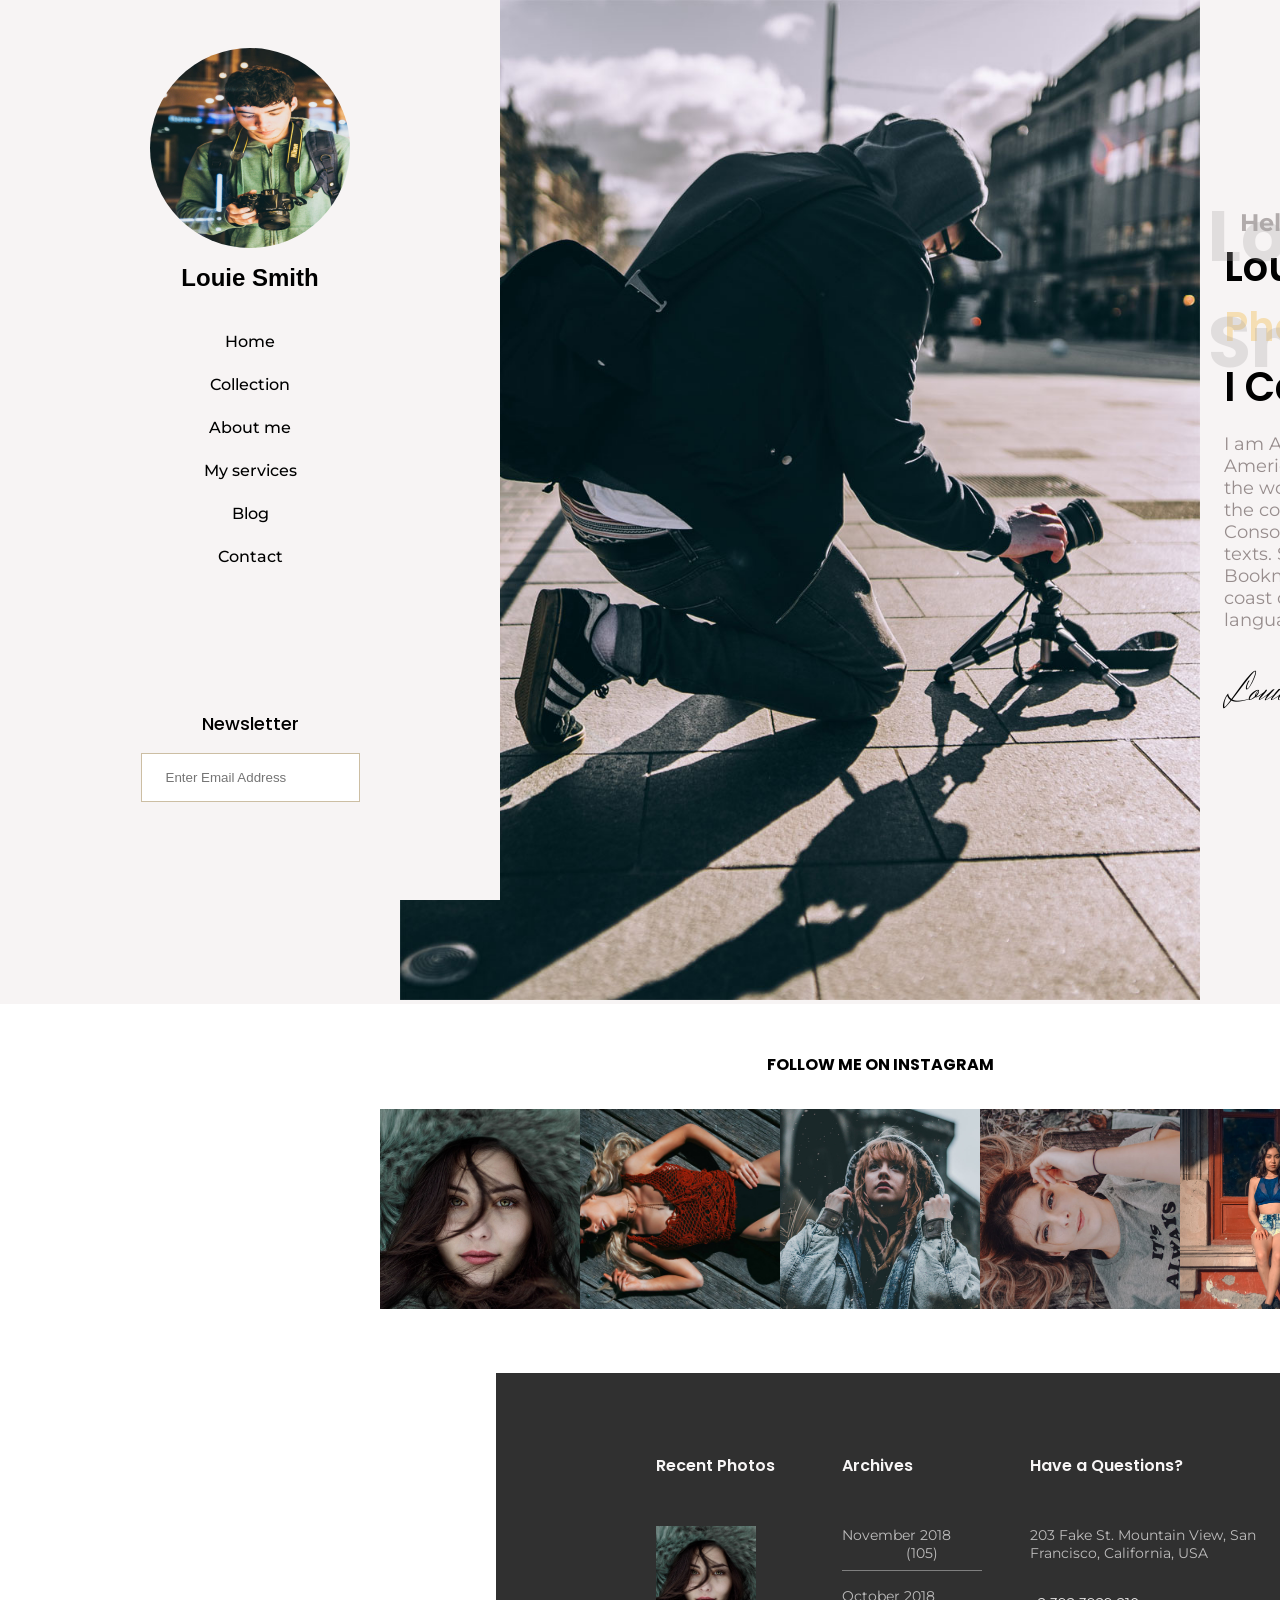
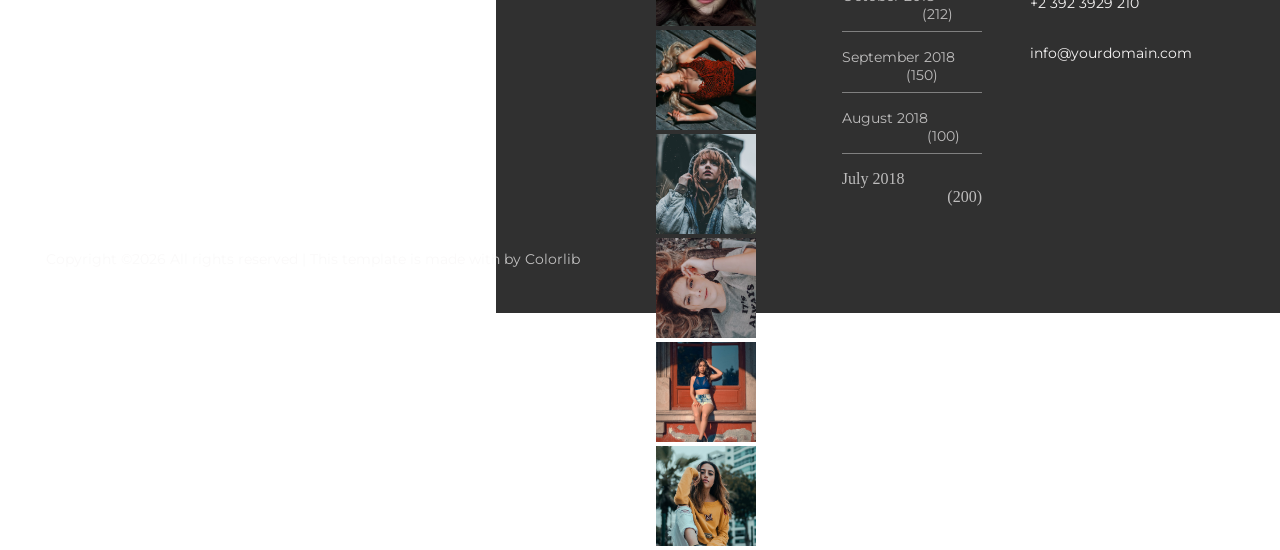
<file: index.html>
<!DOCTYPE html>
<html lang="pt">
<head>
    <meta charset="UTF-8">
    <meta name="viewport" content="width=device-width, initial-scale=1.0">
    <title>Louie - Free Bootstrap 4 Template</title>
    <link rel="stylesheet" href="style.css">
</head>
<body>
    <div class="hero">
        <section class="indiceFixed">
            <header class="indiceLateral">
                <div class="perfil">
                    <img src="assets/author.jpg" alt="">
                    <p class="nome">Louie Smith</p>
                </div>
                <div class="nevegacao">
                    <ul class="listaNav">
                        <a href="index.html"><li class="elementosNav">Home</li></a>
                        <a href=""><li class="elementosNav">Collection</li></a>
                        <a href=""><li class="elementosNav">About me</li></a>
                        <a href=""><li class="elementosNav">My services</li></a>
                        <a href=""><li class="elementosNav">Blog</li></a>
                        <a href=""><li class="elementosNav">Contact</li></a>
                    </ul>
                </div>
                <div class="newsLetter">
                    <p>Newsletter</p>
                    <input type="email" placeholder="Enter Email Address">
                </div>
            </header>
        </section>
        <div class="principal">
            <section class="imagensCarrossel">
                <div class="carrossel">
                    <img src="assets/author-2.jpg" alt="">
                </div>
            </section>
            <section class="textosApresentacao">
                <h1 class="textoAtras">Louie Smith</h1>
                <h2 class="textoFrente">Hello! I'm</h2>
                <p class="sobre">Louie Smith <span>A Photographer.</span> I Capture Life</p>
                <p class="biografia">I am A Photographer from America Far far away, behind the word mountains, far from the countries Vokalia and Consonantia, there live the blind texts. Separated they live in Bookmarksgrove right at the coast of the Semantics, a large language ocean.</p>
                <p class="assinatura">Louie Smith</p>
            </section>
        </div>
    </div>
    <section class="followMe">
        <h2>FOLLOW ME ON INSTAGRAM</h2>
        <div class="imagens">
            <img class="instagramImg" src="assets/image_1.jpg" alt="">
            <img class="instagramImg" src="assets/image_2.jpg" alt="">
            <img class="instagramImg" src="assets/image_3.jpg" alt="">
            <img class="instagramImg" src="assets/image_4.jpg" alt="">
            <img class="instagramImg" src="assets/image_5.jpg" alt="">
        </div>
    </section>
</body>
<footer class="rodape">
    <div class="recentPhotos">
        <h2 class="tituloFooter">Recent Photos</h2>
        <img class="instagramImgFooter" src="assets/image_1.jpg" alt="">
        <img class="instagramImgFooter" src="assets/image_2.jpg" alt="">
        <img class="instagramImgFooter" src="assets/image_3.jpg" alt="">
        <div class="linha2Img">
            <img class="instagramImgFooter" src="assets/image_4.jpg" alt="">
            <img class="instagramImgFooter" src="assets/image_5.jpg" alt="">
            <img class="instagramImgFooter" src="assets/image_6.jpg" alt="">
        </div>
    </div>
    <div class="archives">
        <h2 class="tituloFooter">Archives</h2>
        <ul class="listaArchives">
            <li class="elementosArchives">November 2018 <span class="span1">(105)</span></li>
            <li class="elementosArchives">October 2018 <span class="span2">(212)</span></li>
            <li class="elementosArchives">September 2018 <span class="span3">(150)</span></li>
            <li class="elementosArchives">August 2018 <span class="span4">(100)</span></li>
            <li class="elementosArchivesUltimo">July 2018 <span class="span5">(200)</span></li>
        </ul>
    </div>
    <div class="HaveQuestion">
        <h2 class="tituloFooter">Have a Questions?</h2>
        <p class="haveQuestionP1">203 Fake St. Mountain View, San Francisco, California, USA</p>
        <p class="haveQuestionP">+2 392 3929 210</p>
        <p class="haveQuestionP">info@yourdomain.com</p>
    </div>
    <p class="copy">Copyright ©2026 All rights reserved | This template is made with  by Colorlib</p>
</footer>
</html>
</file>
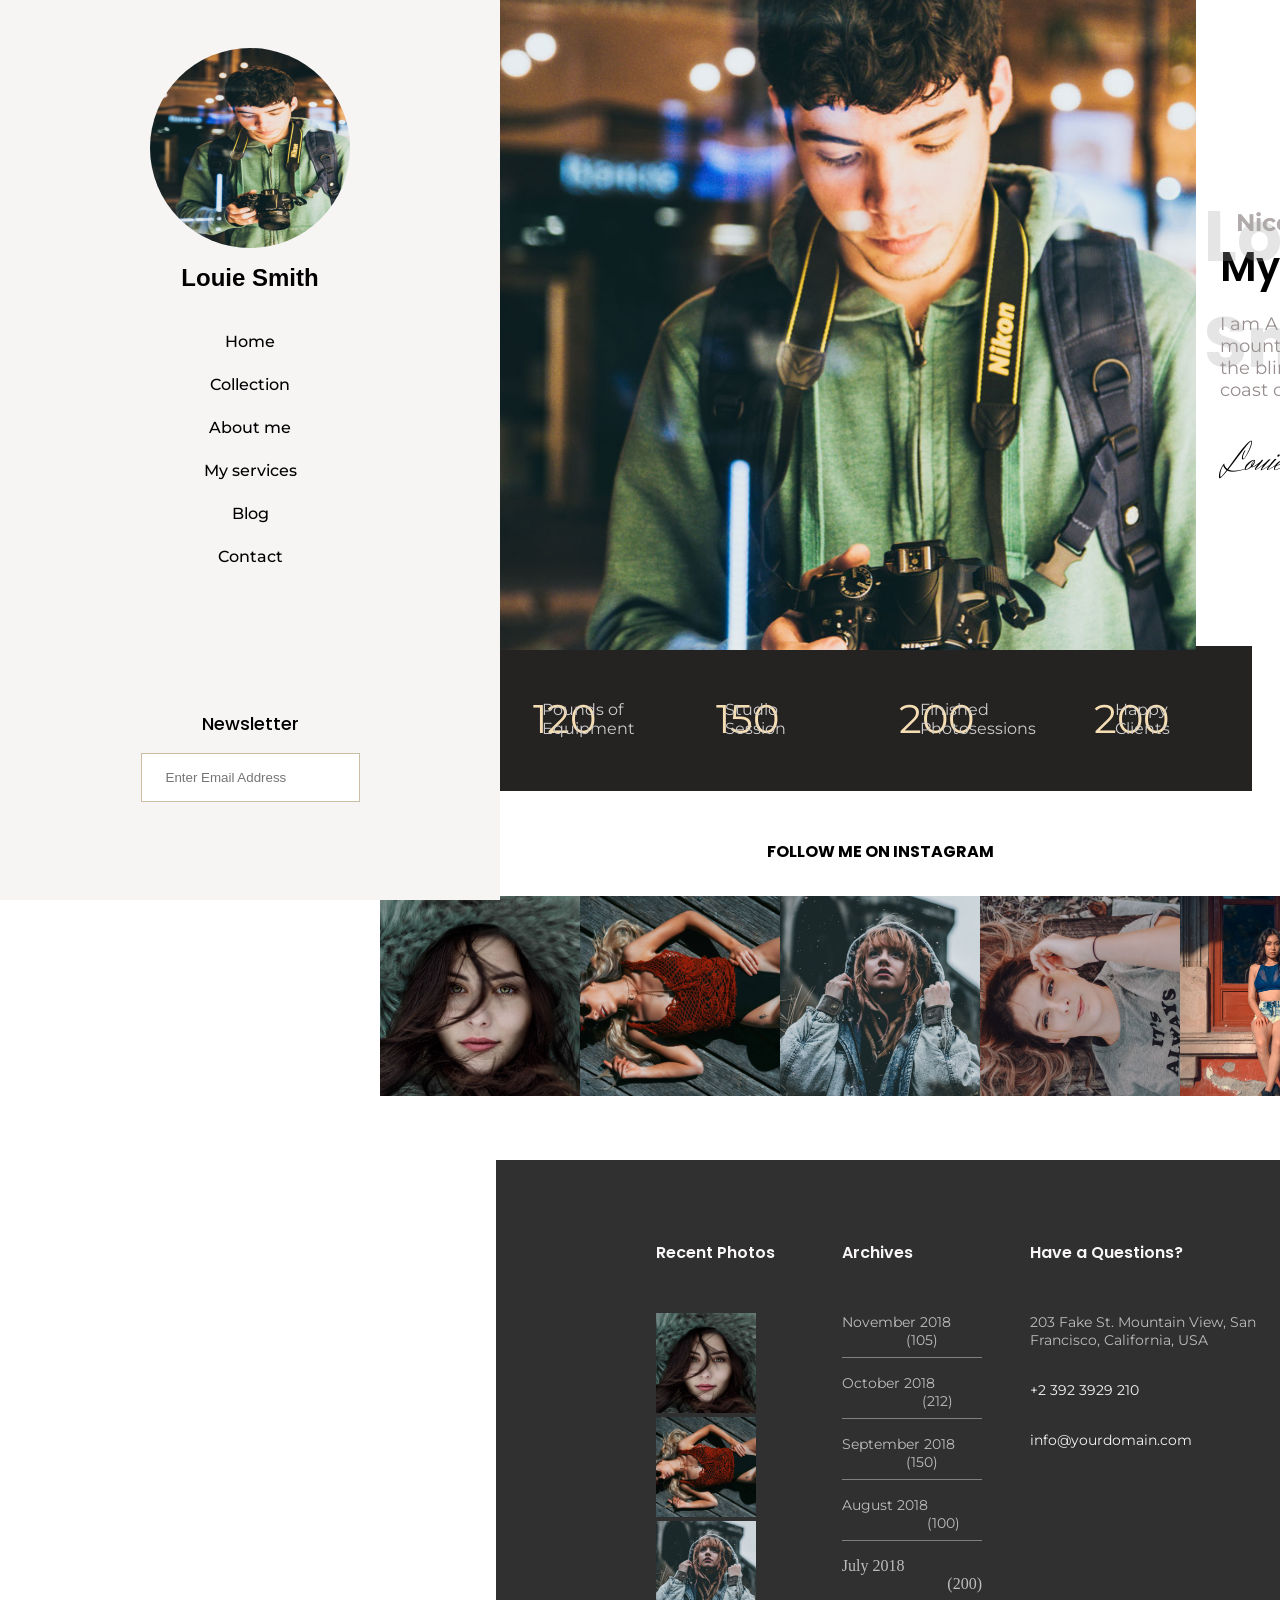
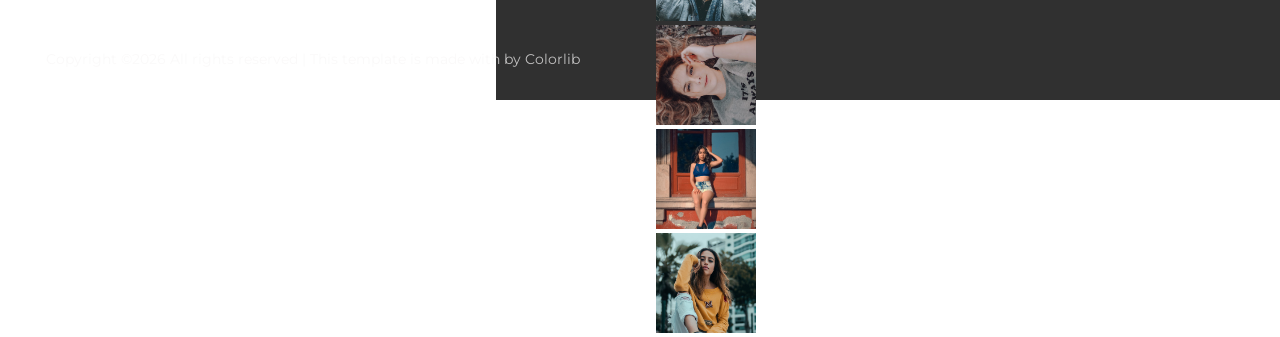
<file: aboutMe.html>
<!DOCTYPE html>
<html lang="pt">
<head>
    <meta charset="UTF-8">
    <meta name="viewport" content="width=device-width, initial-scale=1.0">
    <title>Louie - Free Bootstrap 4 Template</title>
    <link rel="stylesheet" href="aboutMe.css">
</head>
<body>
    <section class="indiceFixed">
            <header class="indiceLateral">
                <div class="perfil">
                    <img src="assets/author.jpg" alt="">
                    <p class="nome">Louie Smith</p>
                </div>
                <div class="nevegacao">
                    <ul class="listaNav">
                        <a href="index.html"><li class="elementosNav">Home</li></a>
                        <a href="collection.html"><li class="elementosNav">Collection</li></a>
                        <a href="aboutMe.html"><li class="elementosNav">About me</li></a>
                        <a href="MyServices.html"><li class="elementosNav">My services</li></a>
                        <a href="Blog.html"><li class="elementosNav">Blog</li></a>
                        <a href="Contact.html"><li class="elementosNav">Contact</li></a>
                    </ul>
                </div>
                <div class="newsLetter">
                    <p>Newsletter</p>
                    <input type="email" placeholder="Enter Email Address">
                </div>
            </header>
        </section>
        <section class="parte1">
            <div class="informacoes">
                <div class="foto">
                    <img src="assets/author.jpg" alt="">
                </div>
                <div>
                    <section class="textosApresentacao">
                        <h1 class="textoAtras">Louie Smith</h1>
                        <h2 class="textoFrente">Nice to meet you</h2>
                        <p class="sobre">My Name is Louie Smith</p>
                        <p class="biografia">I am A Photographer from America Far far away, behind the word mountains, far from the countries Vokalia and Consonantia, there live the blind texts. Separated they live in Bookmarksgrove right at the coast of the Semantics, a large language ocean.</p>
                        <p class="assinatura">Louie Smith</p>
                    </section>
                </div>
            </div>
            <div class="indices">
                <p class="numero font">120</p>
                <p class="desc font">Pounds of Equipment</p>
                <p class="numero font">150</p>
                <p class="desc font">Studio Session</p>
                <p class="numero font">200</p>
                <p class="desc font">Finished Photosessions</p>
                <p class="numero font">200</p>
                <p class="desc font">Happy Clients</p>
            </div>
        </section>
        <section class="followMe">
        <h2>FOLLOW ME ON INSTAGRAM</h2>
        <div class="imagens">
            <img class="instagramImg" src="assets/image_1.jpg" alt="">
            <img class="instagramImg" src="assets/image_2.jpg" alt="">
            <img class="instagramImg" src="assets/image_3.jpg" alt="">
            <img class="instagramImg" src="assets/image_4.jpg" alt="">
            <img class="instagramImg" src="assets/image_5.jpg" alt="">
        </div>
    </section>
</body>
<footer class="rodape">
    <div class="recentPhotos">
        <h2 class="tituloFooter">Recent Photos</h2>
        <img class="instagramImgFooter" src="assets/image_1.jpg" alt="">
        <img class="instagramImgFooter" src="assets/image_2.jpg" alt="">
        <img class="instagramImgFooter" src="assets/image_3.jpg" alt="">
        <div class="linha2Img">
            <img class="instagramImgFooter" src="assets/image_4.jpg" alt="">
            <img class="instagramImgFooter" src="assets/image_5.jpg" alt="">
            <img class="instagramImgFooter" src="assets/image_6.jpg" alt="">
        </div>
    </div>
    <div class="archives">
        <h2 class="tituloFooter">Archives</h2>
        <ul class="listaArchives">
            <li class="elementosArchives">November 2018 <span class="span1">(105)</span></li>
            <li class="elementosArchives">October 2018 <span class="span2">(212)</span></li>
            <li class="elementosArchives">September 2018 <span class="span3">(150)</span></li>
            <li class="elementosArchives">August 2018 <span class="span4">(100)</span></li>
            <li class="elementosArchivesUltimo">July 2018 <span class="span5">(200)</span></li>
        </ul>
    </div>
    <div class="HaveQuestion">
        <h2 class="tituloFooter">Have a Questions?</h2>
        <p class="haveQuestionP1">203 Fake St. Mountain View, San Francisco, California, USA</p>
        <p class="haveQuestionP">+2 392 3929 210</p>
        <p class="haveQuestionP">info@yourdomain.com</p>
    </div>
    <p class="copy">Copyright ©2026 All rights reserved | This template is made with  by Colorlib</p>
</footer>
</html>
</file>
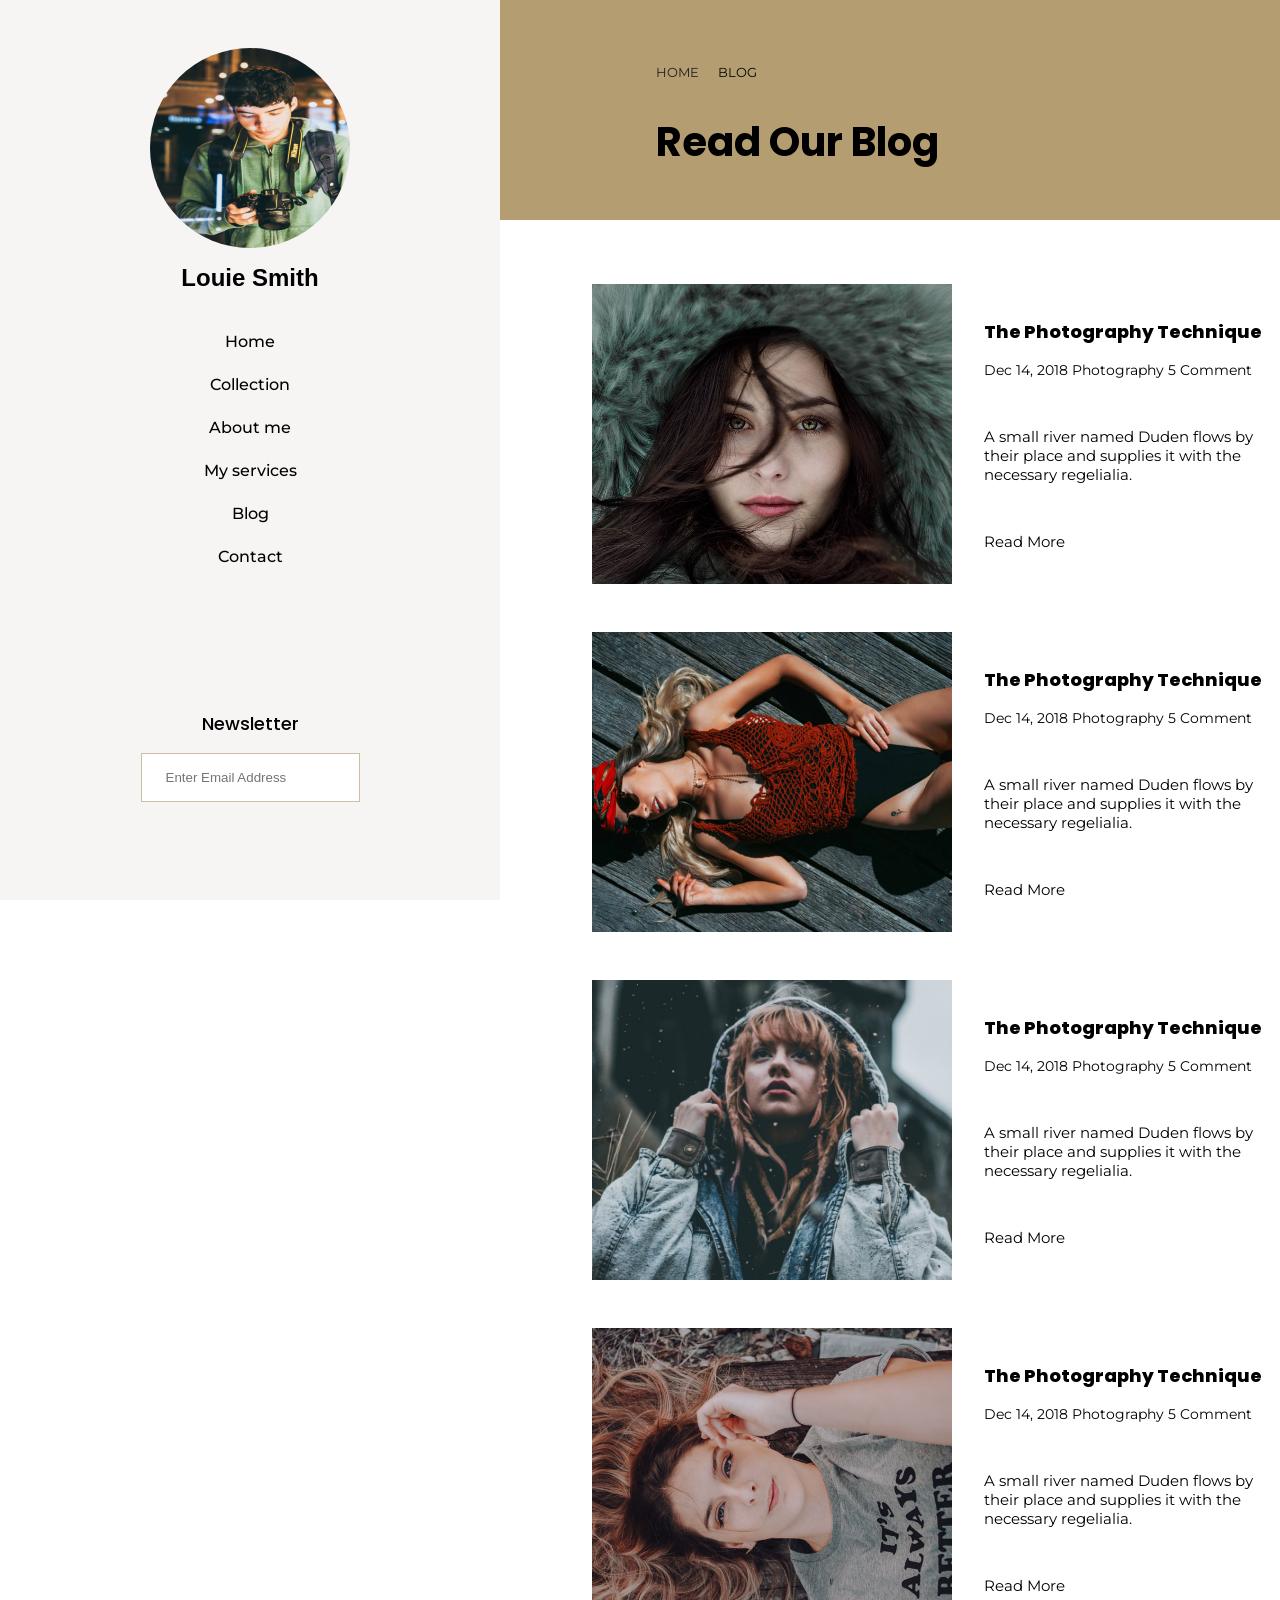
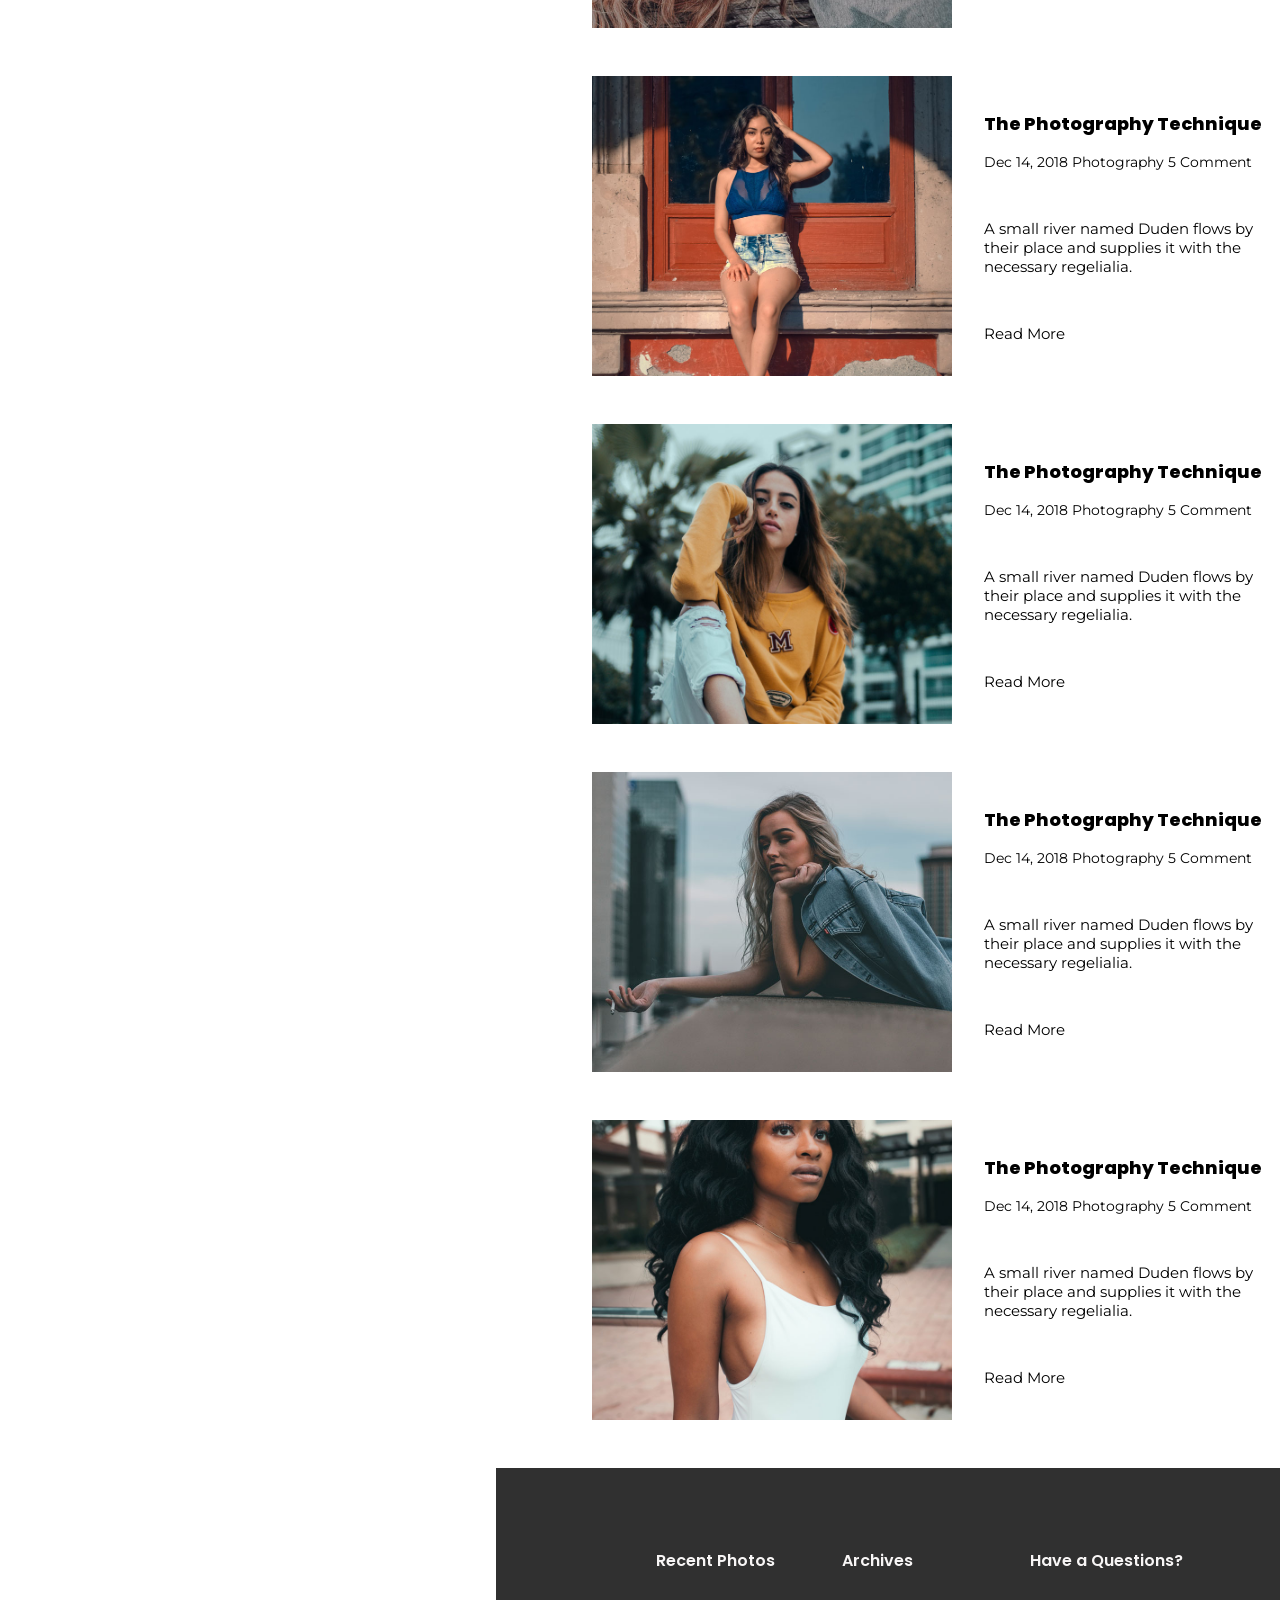
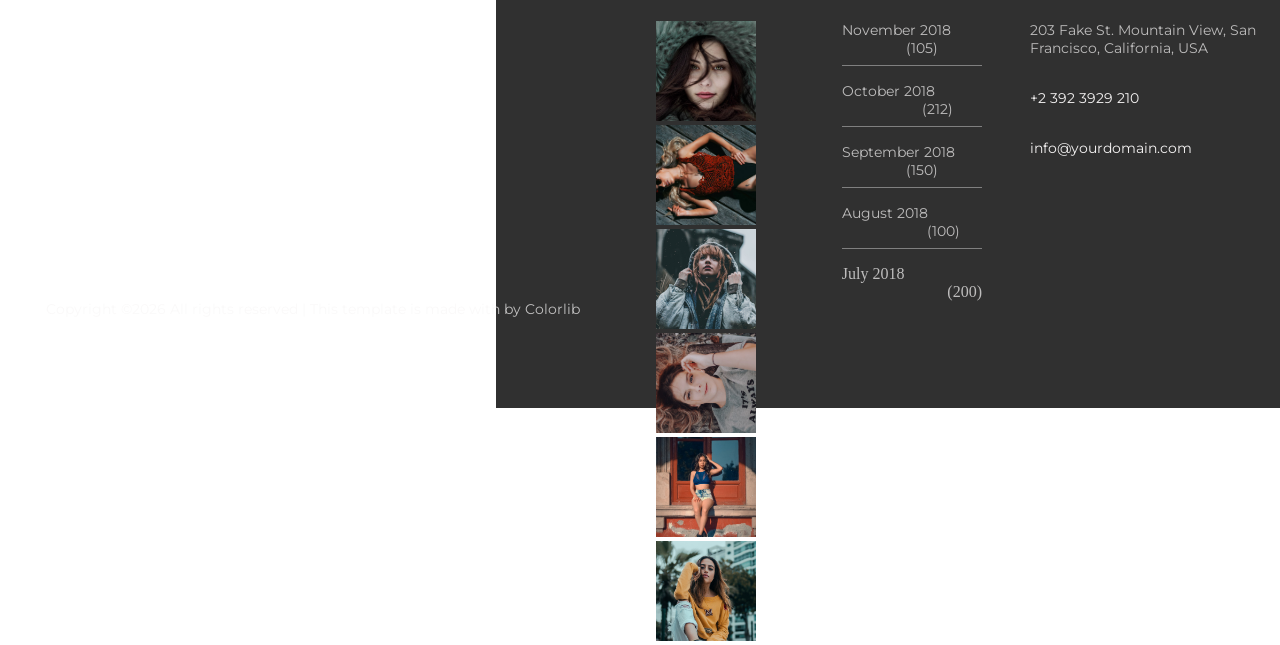
<file: Blog.html>
<!DOCTYPE html>
<html lang="pt">
<head>
    <meta charset="UTF-8">
    <meta name="viewport" content="width=device-width, initial-scale=1.0">
    <title>Louie - Free Bootstrap 4 Template</title>
    <link rel="stylesheet" href="Blog.css">
</head>
<body>
    <section class="indiceFixed">
            <header class="indiceLateral">
                <div class="perfil">
                    <img src="assets/author.jpg" alt="">
                    <p class="nome">Louie Smith</p>
                </div>
                <div class="nevegacao">
                    <ul class="listaNav">
                        <a href="index.html"><li class="elementosNav">Home</li></a>
                        <a href="collection.html"><li class="elementosNav">Collection</li></a>
                        <a href="aboutMe.html"><li class="elementosNav">About me</li></a>
                        <a href="MyServices.html"><li class="elementosNav">My services</li></a>
                        <a href="Blog.html"><li class="elementosNav">Blog</li></a>
                        <a href="Contact.html"><li class="elementosNav">Contact</li></a>
                    </ul>
                </div>
                <div class="newsLetter">
                    <p>Newsletter</p>
                    <input type="email" placeholder="Enter Email Address">
                </div>
            </header>
        </section>
        <header class="cabecalhoPagina">
            <p>HOME <span>BLOG</span></p>
            <h1>Read Our Blog</h1>
        </header>
        <section class="partePrincipal">
            <div class="imagens">
                <div class="img1">
                    <img src="assets/image_1.jpg" alt="">
                    <div class="textos">
                        <p class="titulo">The Photography Technique</p>
                        <p class="data">Dec 14, 2018 Photography 5 Comment</p>
                        <p class="desc">A small river named Duden flows by their place and supplies it with the necessary regelialia.</p>
                        <p class="more">Read More</p>
                    </div>
                </div>
                <div class="img1">
                    <img src="assets/image_2.jpg" alt="">
                    <div class="textos">
                        <p class="titulo">The Photography Technique</p>
                        <p class="data">Dec 14, 2018 Photography 5 Comment</p>
                        <p class="desc">A small river named Duden flows by their place and supplies it with the necessary regelialia.</p>
                        <p class="more">Read More</p>
                    </div>
                </div>
                <div class="img1">
                    <img src="assets/image_3.jpg" alt="">
                    <div class="textos">
                        <p class="titulo">The Photography Technique</p>
                        <p class="data">Dec 14, 2018 Photography 5 Comment</p>
                        <p class="desc">A small river named Duden flows by their place and supplies it with the necessary regelialia.</p>
                        <p class="more">Read More</p>
                    </div>
                </div>
                <div class="img1">
                    <img src="assets/image_4.jpg" alt="">
                    <div class="textos">
                        <p class="titulo">The Photography Technique</p>
                        <p class="data">Dec 14, 2018 Photography 5 Comment</p>
                        <p class="desc">A small river named Duden flows by their place and supplies it with the necessary regelialia.</p>
                        <p class="more">Read More</p>
                    </div>
                </div>
                <div class="img1">
                    <img src="assets/image_5.jpg" alt="">
                    <div class="textos">
                        <p class="titulo">The Photography Technique</p>
                        <p class="data">Dec 14, 2018 Photography 5 Comment</p>
                        <p class="desc">A small river named Duden flows by their place and supplies it with the necessary regelialia.</p>
                        <p class="more">Read More</p>
                    </div>
                </div>
                <div class="img1">
                    <img src="assets/image_6.jpg" alt="">
                    <div class="textos">
                        <p class="titulo">The Photography Technique</p>
                        <p class="data">Dec 14, 2018 Photography 5 Comment</p>
                        <p class="desc">A small river named Duden flows by their place and supplies it with the necessary regelialia.</p>
                        <p class="more">Read More</p>
                    </div>
                </div>
                <div class="img1">
                    <img src="assets/image_7.jpg" alt="">
                    <div class="textos">
                        <p class="titulo">The Photography Technique</p>
                        <p class="data">Dec 14, 2018 Photography 5 Comment</p>
                        <p class="desc">A small river named Duden flows by their place and supplies it with the necessary regelialia.</p>
                        <p class="more">Read More</p>
                    </div>
                </div>
                <div class="img1">
                    <img src="assets/image_8.jpg" alt="">
                    <div class="textos">
                        <p class="titulo">The Photography Technique</p>
                        <p class="data">Dec 14, 2018 Photography 5 Comment</p>
                        <p class="desc">A small river named Duden flows by their place and supplies it with the necessary regelialia.</p>
                        <p class="more">Read More</p>
                    </div>
                </div>
            </div>
            <div class="buscar">
                <input type="text" placeholder="Type a key word and hit enter">
                <p class="tituloCate">Categories</p>
                <ul class="listaCate">
                    <li>Fashion <span class="span1">(6)</span></li>
                    <li>Technology <span class="span2">(8)</span></li>
                    <li>Travel <span class="span3">(2)</span></li>
                    <li>Food <span class="span4">(2)</span></li>
                    <li>Photography <span class="span5">(7)</span></li>
                </ul>
                <p class="tituloCate">Popular Articles</p>
                <div class="art1">
                    <img src="assets/image_1.jpg" alt="">
                    <div class="textoArt">
                        <p class="tituloArt">Even the all-powerful Pointing has no control</p>
                        <p class="dataArt"> Dec. 14, 2018  Dave Lewis  19</p>
                    </div>
                </div>
                <div class="art1">
                    <img src="assets/image_2.jpg" alt="">
                    <div class="textoArt">
                        <p class="tituloArt">Even the all-powerful Pointing has no control</p>
                        <p class="dataArt"> Dec. 14, 2018  Dave Lewis  19</p>
                    </div>
                </div>
                <div class="art1">
                    <img src="assets/image_3.jpg" alt="">
                    <div class="textoArt">
                        <p class="tituloArt">Even the all-powerful Pointing has no control</p>
                        <p class="dataArt"> Dec. 14, 2018  Dave Lewis  19</p>
                    </div>
                </div>
            <p class="tituloCate">Tag Cloud</p>
            <div class="btn">
                <button>ANIMALS</button>
                <button>HUMANS</button>
                <button>PEOPLE</button>
                <button>CAT</button>
                <button>DOG</button>
                <button>NATURE</button>
                <button>LEAVES</button>
                <button>FOOD</button>
            </div>
            <p class="tituloCate">Archives</p>
            <ul class="listaCate">
                    <li>Decob14 2018 <span class="span1">(6)</span></li>
                    <li>September 2018 <span class="span2">(8)</span></li>
                    <li>August 2018 <span class="span3">(2)</span></li>
                    <li>July 2018 <span class="span4">(2)</span></li>
                    <li>June 2018 <span class="span5">(7)</span></li>
                    <li>May 2018 <span class="span6">(7)</span></li>
                </ul>
                <p class="tituloCate">Paragraph</p>
                <p class="paragrafo">Lorem ipsum dolor sit amet, consectetur adipisicing elit. Ducimus itaque, autem necessitatibus voluptate quod mollitia delectus aut.</p>
        </section>
</body>
<footer class="rodape">
    <div class="recentPhotos">
        <h2 class="tituloFooter">Recent Photos</h2>
        <img class="instagramImgFooter" src="assets/image_1.jpg" alt="">
        <img class="instagramImgFooter" src="assets/image_2.jpg" alt="">
        <img class="instagramImgFooter" src="assets/image_3.jpg" alt="">
        <div class="linha2Img">
            <img class="instagramImgFooter" src="assets/image_4.jpg" alt="">
            <img class="instagramImgFooter" src="assets/image_5.jpg" alt="">
            <img class="instagramImgFooter" src="assets/image_6.jpg" alt="">
        </div>
    </div>
    <div class="archives">
        <h2 class="tituloFooter">Archives</h2>
        <ul class="listaArchives">
            <li class="elementosArchives">November 2018 <span class="span1">(105)</span></li>
            <li class="elementosArchives">October 2018 <span class="span2">(212)</span></li>
            <li class="elementosArchives">September 2018 <span class="span3">(150)</span></li>
            <li class="elementosArchives">August 2018 <span class="span4">(100)</span></li>
            <li class="elementosArchivesUltimo">July 2018 <span class="span5">(200)</span></li>
        </ul>
    </div>
    <div class="HaveQuestion">
        <h2 class="tituloFooter">Have a Questions?</h2>
        <p class="haveQuestionP1">203 Fake St. Mountain View, San Francisco, California, USA</p>
        <p class="haveQuestionP">+2 392 3929 210</p>
        <p class="haveQuestionP">info@yourdomain.com</p>
    </div>
    <p class="copy">Copyright ©2026 All rights reserved | This template is made with  by Colorlib</p>
</footer>
</html>
</file>
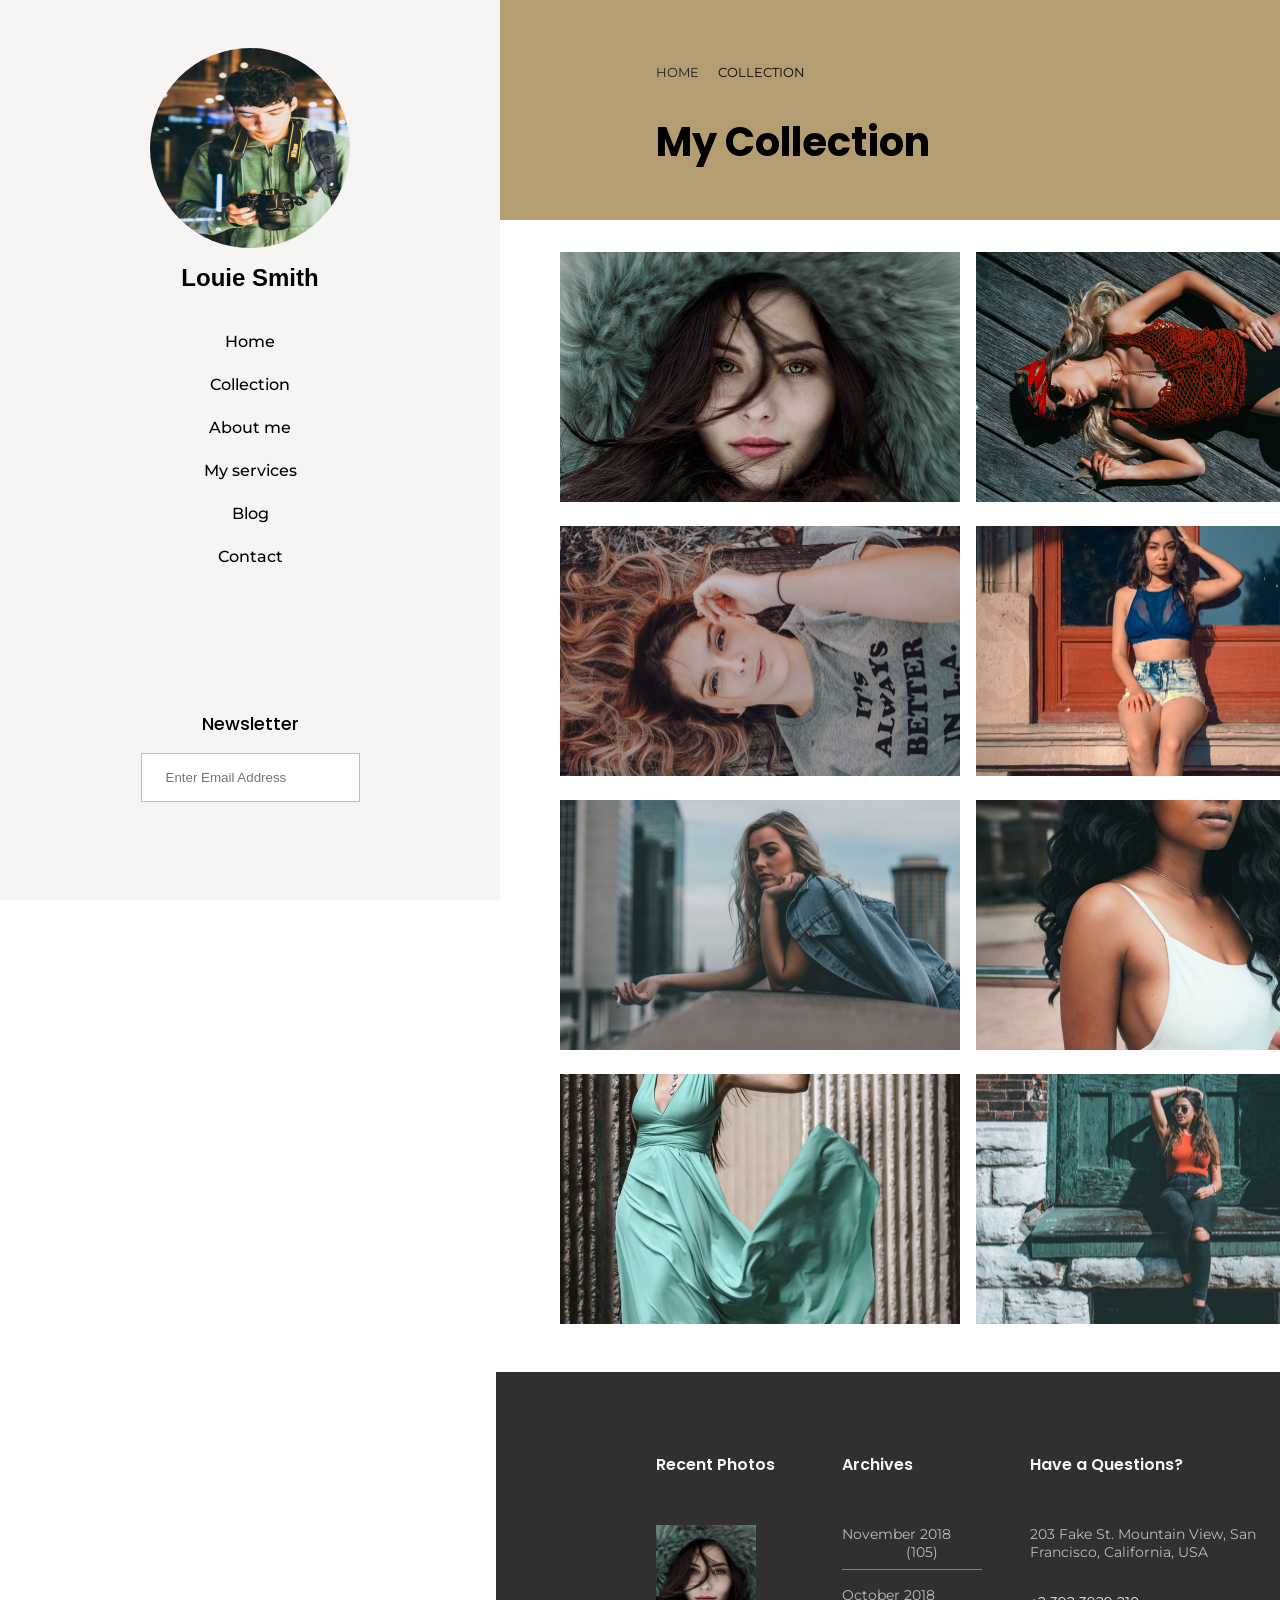
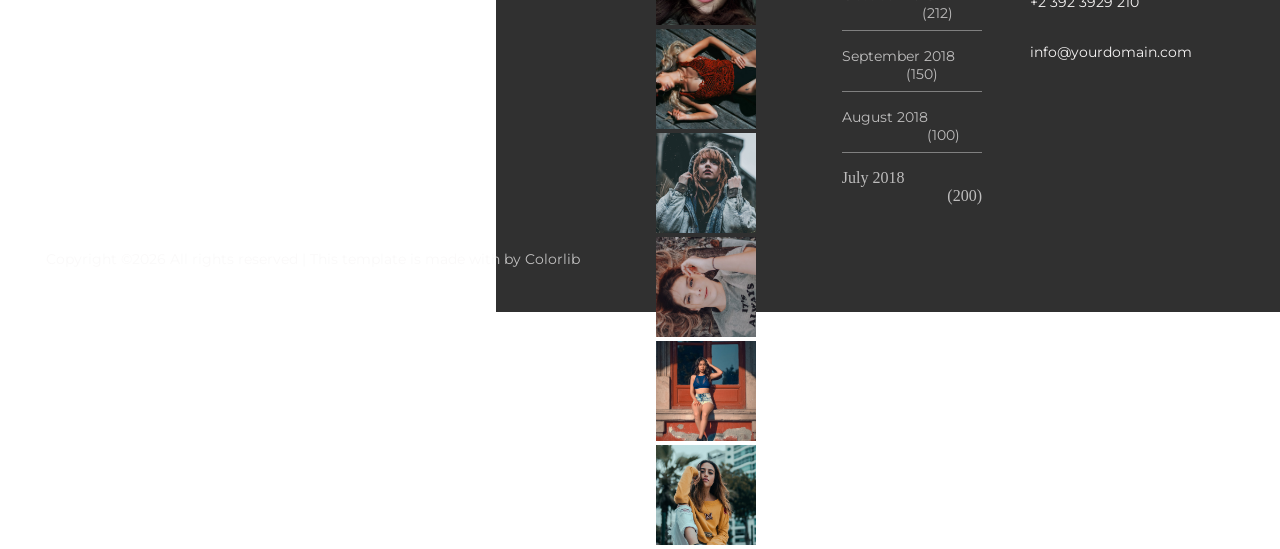
<file: collection.html>
<!DOCTYPE html>
<html lang="pt">
<head>
    <meta charset="UTF-8">
    <meta name="viewport" content="width=device-width, initial-scale=1.0">
    <title>Louie - Free Bootstrap 4 Template</title>
    <link rel="stylesheet" href="collection.css">
</head>
<body>
    <section class="indiceFixed">
            <header class="indiceLateral">
                <div class="perfil">
                    <img src="assets/author.jpg" alt="">
                    <p class="nome">Louie Smith</p>
                </div>
                <div class="nevegacao">
                    <ul class="listaNav">
                        <a href="index.html"><li class="elementosNav">Home</li></a>
                        <a href="collection.html"><li class="elementosNav">Collection</li></a>
                        <a href="aboutMe.html"><li class="elementosNav">About me</li></a>
                        <a href="MyServices.html"><li class="elementosNav">My services</li></a>
                        <a href="Blog.html"><li class="elementosNav">Blog</li></a>
                        <a href="Contact.html"><li class="elementosNav">Contact</li></a>
                    </ul>
                </div>
                <div class="newsLetter">
                    <p>Newsletter</p>
                    <input type="email" placeholder="Enter Email Address">
                </div>
            </header>
        </section>
        <header class="cabecalhoPagina">
            <p>HOME <span>COLLECTION</span></p>
            <h1>My Collection</h1>
        </header>
        <section class="imagens">
            <div class="col">
                <img src="assets/image_1.jpg" alt="">
                <img src="assets/image_4.jpg" alt="">
                <img src="assets/image_7.jpg" alt="">
                <img src="assets/image_10.jpg" alt="">
            </div>
            <div class="col">
                <img src="assets/image_2.jpg" alt="">
                <img src="assets/image_5.jpg" alt="">
                <img src="assets/image_8.jpg" alt="">
                <img src="assets/image_11.jpg" alt="">
            </div>
            <div class="col">
                <img src="assets/image_3.jpg" alt="">
                <img src="assets/image_6.jpg" alt="">
                <img src="assets/image_9.jpg" alt="">
                <img src="assets/image_12.jpg" alt="">
            </div>
        </section>
</body>
<footer class="rodape">
    <div class="recentPhotos">
        <h2 class="tituloFooter">Recent Photos</h2>
        <img class="instagramImgFooter" src="assets/image_1.jpg" alt="">
        <img class="instagramImgFooter" src="assets/image_2.jpg" alt="">
        <img class="instagramImgFooter" src="assets/image_3.jpg" alt="">
        <div class="linha2Img">
            <img class="instagramImgFooter" src="assets/image_4.jpg" alt="">
            <img class="instagramImgFooter" src="assets/image_5.jpg" alt="">
            <img class="instagramImgFooter" src="assets/image_6.jpg" alt="">
        </div>
    </div>
    <div class="archives">
        <h2 class="tituloFooter">Archives</h2>
        <ul class="listaArchives">
            <li class="elementosArchives">November 2018 <span class="span1">(105)</span></li>
            <li class="elementosArchives">October 2018 <span class="span2">(212)</span></li>
            <li class="elementosArchives">September 2018 <span class="span3">(150)</span></li>
            <li class="elementosArchives">August 2018 <span class="span4">(100)</span></li>
            <li class="elementosArchivesUltimo">July 2018 <span class="span5">(200)</span></li>
        </ul>
    </div>
    <div class="HaveQuestion">
        <h2 class="tituloFooter">Have a Questions?</h2>
        <p class="haveQuestionP1">203 Fake St. Mountain View, San Francisco, California, USA</p>
        <p class="haveQuestionP">+2 392 3929 210</p>
        <p class="haveQuestionP">info@yourdomain.com</p>
    </div>
    <p class="copy">Copyright ©2026 All rights reserved | This template is made with  by Colorlib</p>
</footer>
</html>
</file>
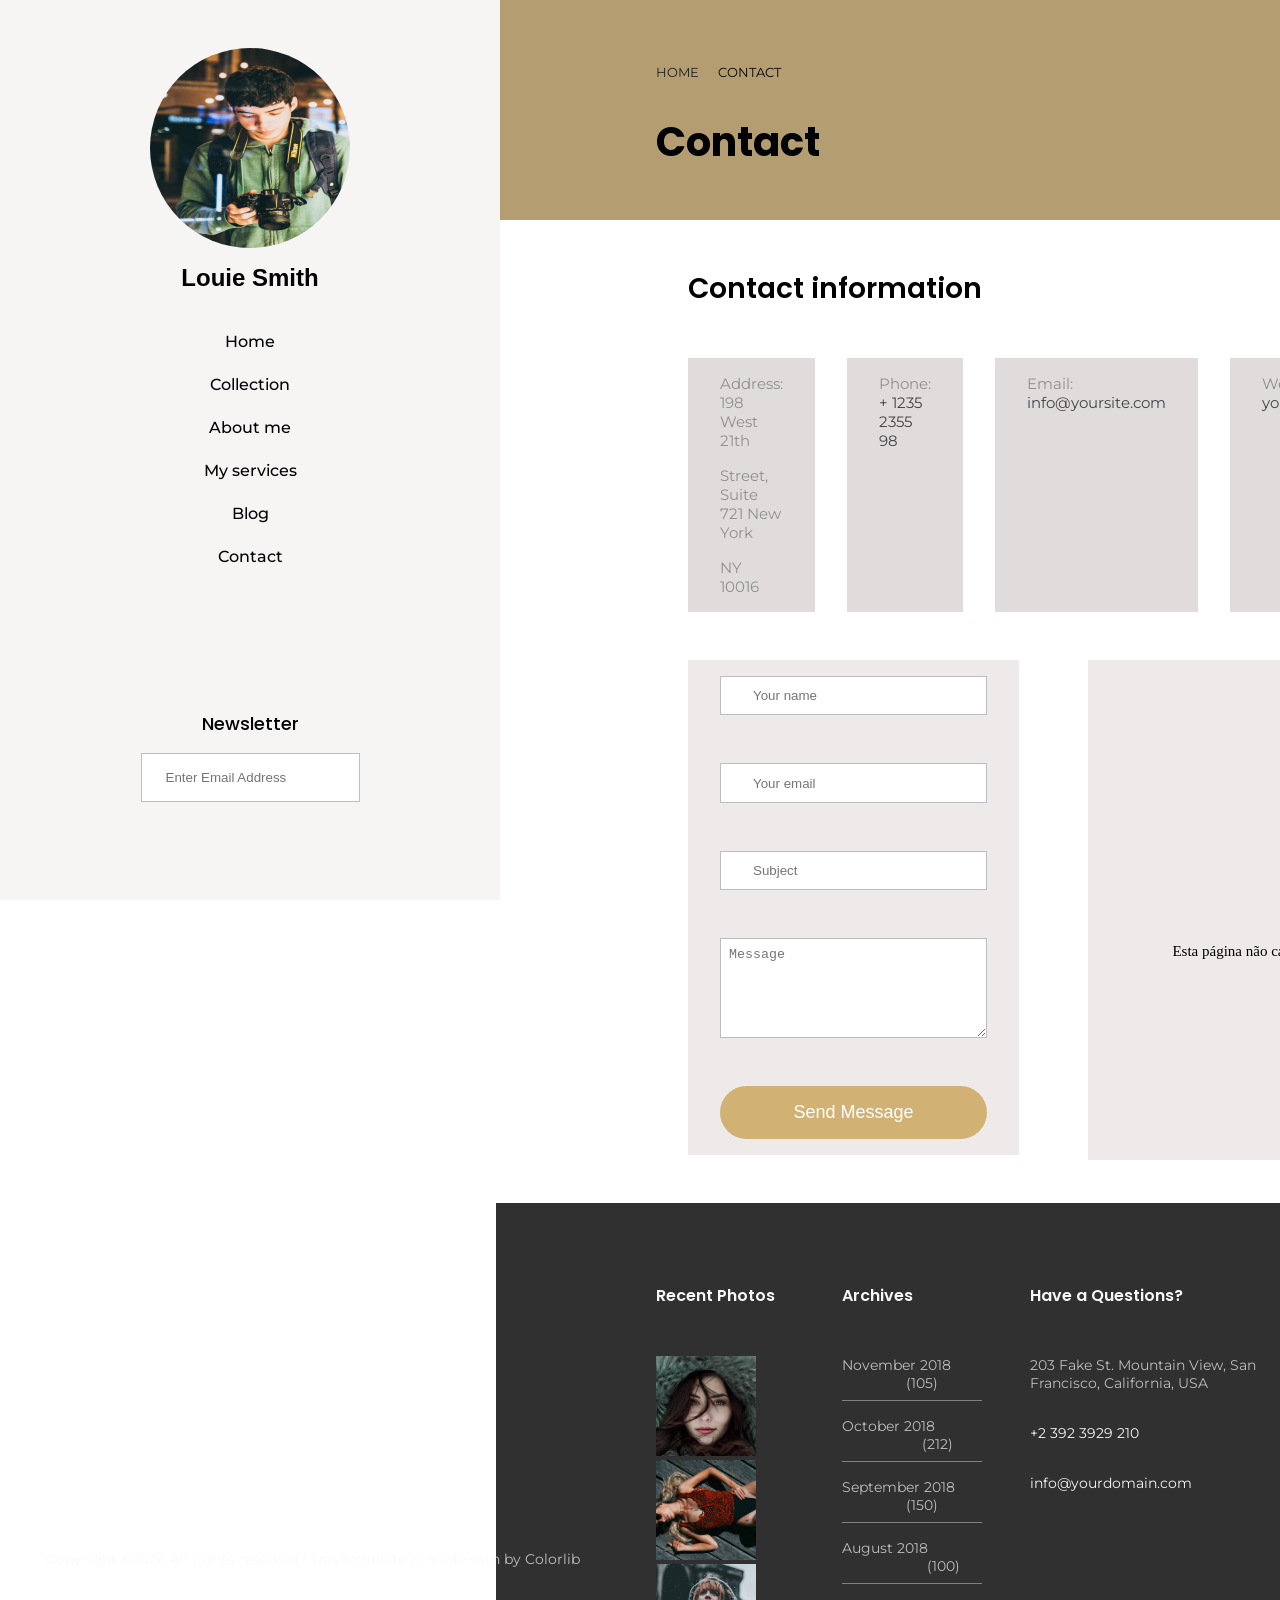
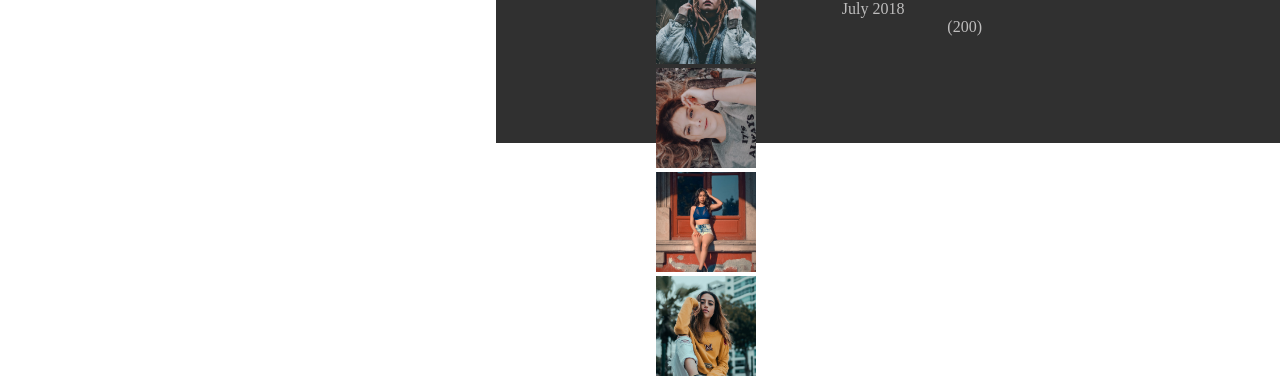
<file: Contact.html>
<!DOCTYPE html>
<html lang="pt">
<head>
    <meta charset="UTF-8">
    <meta name="viewport" content="width=device-width, initial-scale=1.0">
    <title>Louie - Free Bootstrap 4 Template</title>
    <link rel="stylesheet" href="Contact.css">
</head>
<body>
    <section class="indiceFixed">
            <header class="indiceLateral">
                <div class="perfil">
                    <img src="assets/author.jpg" alt="">
                    <p class="nome">Louie Smith</p>
                </div>
                <div class="nevegacao">
                    <ul class="listaNav">
                        <a href="index.html"><li class="elementosNav">Home</li></a>
                        <a href="collection.html"><li class="elementosNav">Collection</li></a>
                        <a href="aboutMe.html"><li class="elementosNav">About me</li></a>
                        <a href="MyServices.html"><li class="elementosNav">My services</li></a>
                        <a href="Blog.html"><li class="elementosNav">Blog</li></a>
                        <a href="Contact.html"><li class="elementosNav">Contact</li></a>
                    </ul>
                </div>
                <div class="newsLetter">
                    <p>Newsletter</p>
                    <input type="email" placeholder="Enter Email Address">
                </div>
            </header>
        </section>
        <header class="cabecalhoPagina">
            <p>HOME <span>CONTACT</span></p>
            <h1>Contact</h1>
        </header>
        <section class="tituloPagina">
            <p>Contact information</p>
        </section>
        <div class="cards">
            <div class="card">
                <p>Address: 198 West 21th</p>
                <p>Street, Suite 721 New York</p>
                <p>NY 10016</p>
            </div>
            <div class="card">
                <p>Phone: <span>+ 1235 2355 98</span></p>
            </div>
            <div class="card">
                <p>Email: <span>info@yoursite.com</span></p>
            </div>
            <div class="card">
                <p>Website <span>yoursite.com</span></p>
            </div>
        </div>
        <div class="forms">
            <div class="formulario">
                <input type="text" placeholder="Your name">
                <input type="email" placeholder="Your email">
                <input type="text" placeholder="Subject">
                <textarea name="Message" id="" placeholder="Message"></textarea>
                <button><p>Send Message</p></button>
            </div>
            <div class="errorImg">
                <img class="errorIcon" src="assets/icon_error.png" alt="">
                <p class="aviso">Ops! Algo deu errado.</p>
                <p class="descricao">Esta página não carregou o Google Maps corretamente. Consulte o console JavaScript para ver detalhes técnicos.</p>
            </div>
        </div>
</body>
<footer class="rodape">
    <div class="recentPhotos">
        <h2 class="tituloFooter">Recent Photos</h2>
        <img class="instagramImgFooter" src="assets/image_1.jpg" alt="">
        <img class="instagramImgFooter" src="assets/image_2.jpg" alt="">
        <img class="instagramImgFooter" src="assets/image_3.jpg" alt="">
        <div class="linha2Img">
            <img class="instagramImgFooter" src="assets/image_4.jpg" alt="">
            <img class="instagramImgFooter" src="assets/image_5.jpg" alt="">
            <img class="instagramImgFooter" src="assets/image_6.jpg" alt="">
        </div>
    </div>
    <div class="archives">
        <h2 class="tituloFooter">Archives</h2>
        <ul class="listaArchives">
            <li class="elementosArchives">November 2018 <span class="span1">(105)</span></li>
            <li class="elementosArchives">October 2018 <span class="span2">(212)</span></li>
            <li class="elementosArchives">September 2018 <span class="span3">(150)</span></li>
            <li class="elementosArchives">August 2018 <span class="span4">(100)</span></li>
            <li class="elementosArchivesUltimo">July 2018 <span class="span5">(200)</span></li>
        </ul>
    </div>
    <div class="HaveQuestion">
        <h2 class="tituloFooter">Have a Questions?</h2>
        <p class="haveQuestionP1">203 Fake St. Mountain View, San Francisco, California, USA</p>
        <p class="haveQuestionP">+2 392 3929 210</p>
        <p class="haveQuestionP">info@yourdomain.com</p>
    </div>
    <p class="copy">Copyright ©2026 All rights reserved | This template is made with  by Colorlib</p>
</footer>
</html>
</file>
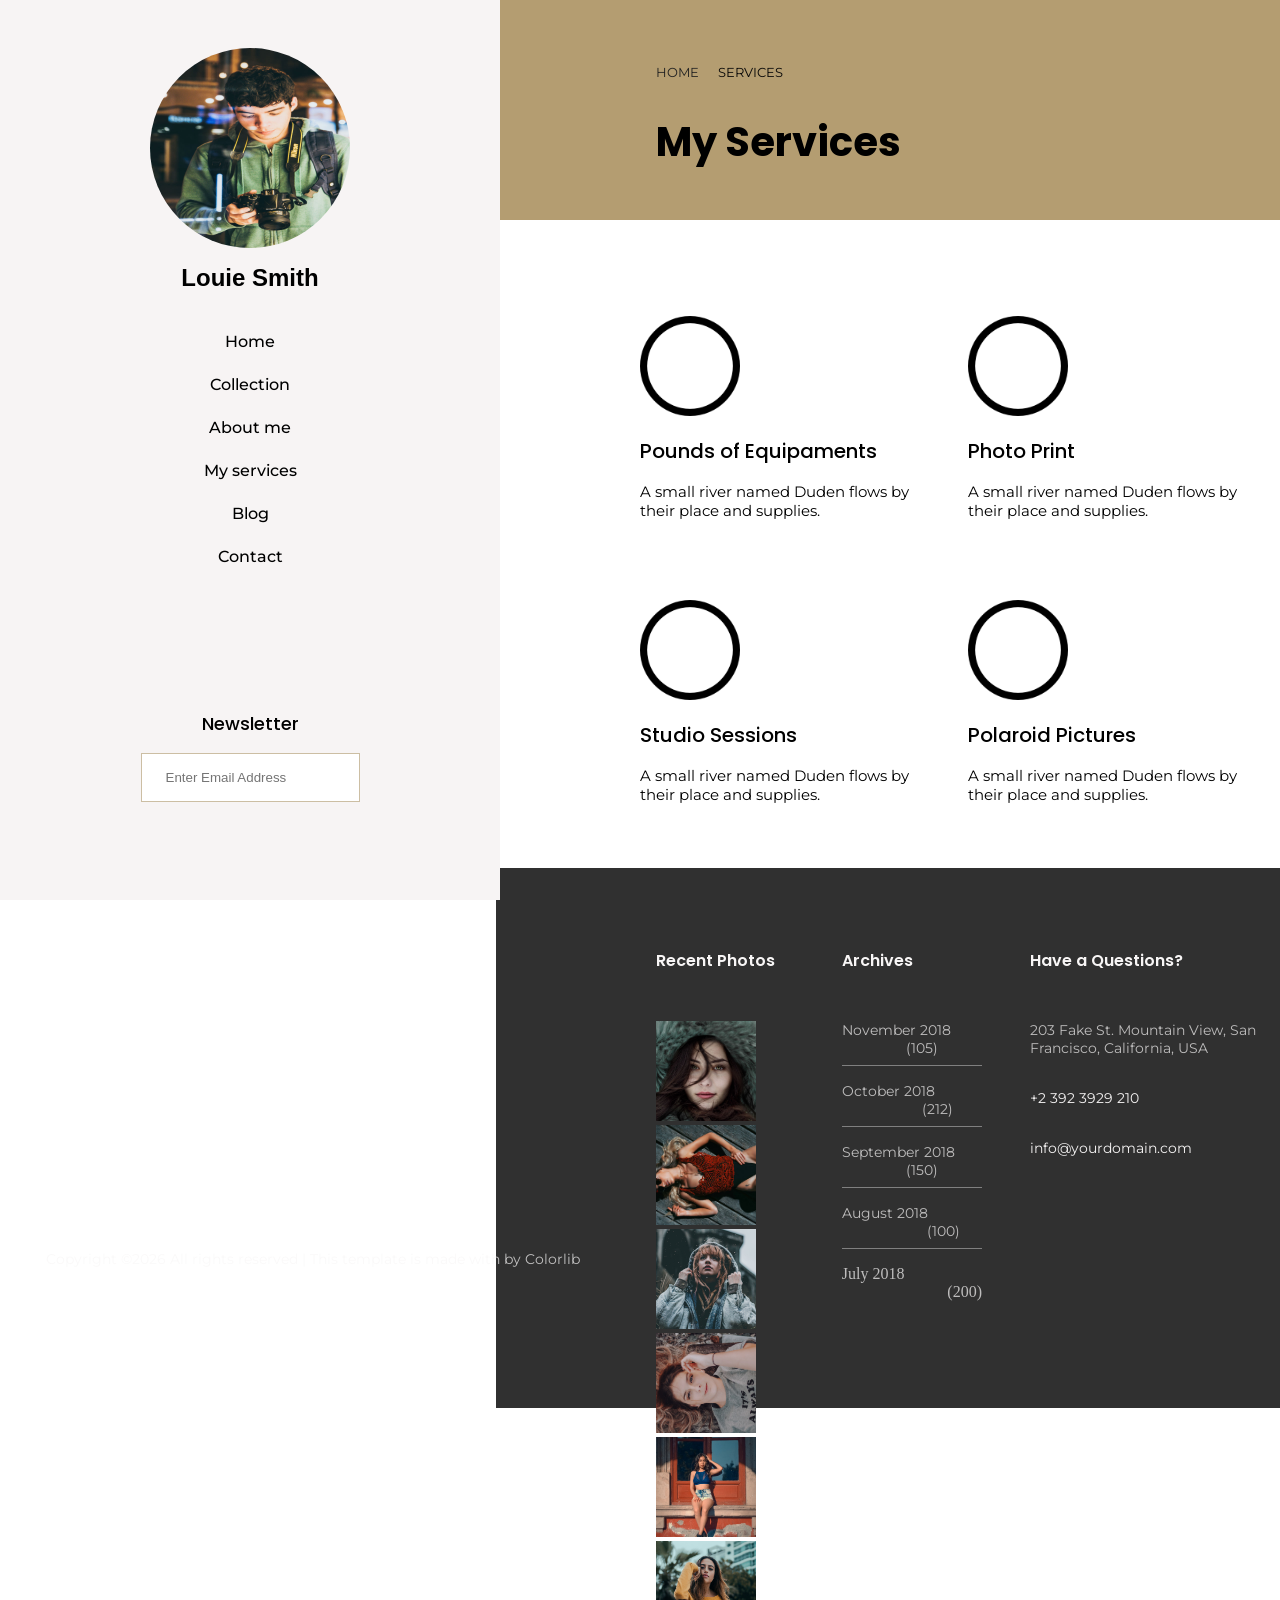
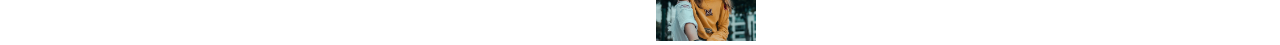
<file: MyServices.html>
<!DOCTYPE html>
<html lang="pt">
<head>
    <meta charset="UTF-8">
    <meta name="viewport" content="width=device-width, initial-scale=1.0">
    <title>Louie - Free Bootstrap 4 Template</title>
    <link rel="stylesheet" href="MyServices.css">
</head>
<body>
    <section class="indiceFixed">
            <header class="indiceLateral">
                <div class="perfil">
                    <img src="assets/author.jpg" alt="">
                    <p class="nome">Louie Smith</p>
                </div>
                <div class="nevegacao">
                    <ul class="listaNav">
                        <a href="index.html"><li class="elementosNav">Home</li></a>
                        <a href="collection.html"><li class="elementosNav">Collection</li></a>
                        <a href="aboutMe.html"><li class="elementosNav">About me</li></a>
                        <a href="MyServices.html"><li class="elementosNav">My services</li></a>
                        <a href="Blog.html"><li class="elementosNav">Blog</li></a>
                        <a href="Contact.html"><li class="elementosNav">Contact</li></a>
                    </ul>
                </div>
                <div class="newsLetter">
                    <p>Newsletter</p>
                    <input type="email" placeholder="Enter Email Address">
                </div>
            </header>
        </section>
        <header class="cabecalhoPagina">
            <p>HOME <span>SERVICES</span></p>
            <h1>My Services</h1>
        </header>
        <section class="servicos">
            <div class="linha">
                <div class="elemento">
                    <img src="assets/icon.png" alt="">
                    <p class="tituloLinha">Pounds of Equipaments</p>
                    <p class="descLinha">A small river named Duden flows by their place and supplies.</p>
                </div>
                <div class="elemento">
                    <img src="assets/icon.png" alt="">
                    <p class="tituloLinha">Photo Print</p>
                    <p class="descLinha">A small river named Duden flows by their place and supplies.</p>
                </div>
                <div class="elemento">
                    <img src="assets/icon.png" alt="">
                    <p class="tituloLinha">Client Focus</p>
                    <p class="descLinha">A small river named Duden flows by their place and supplies.</p>
                </div>
            </div>
            <div class="linha parte2">
                <div class="elemento">
                    <img src="assets/icon.png" alt="">
                    <p class="tituloLinha">Studio Sessions</p>
                    <p class="descLinha">A small river named Duden flows by their place and supplies.</p>
                </div>
                <div class="elemento">
                    <img src="assets/icon.png" alt="">
                    <p class="tituloLinha">Polaroid Pictures</p>
                    <p class="descLinha">A small river named Duden flows by their place and supplies.</p>
                </div>
                <div class="elemento">
                    <img src="assets/icon.png" alt="">
                    <p class="tituloLinha">Old Fill Roll</p>
                    <p class="descLinha">A small river named Duden flows by their place and supplies.</p>
                </div>
            </div>
        </section>
</body>
<footer class="rodape">
    <div class="recentPhotos">
        <h2 class="tituloFooter">Recent Photos</h2>
        <img class="instagramImgFooter" src="assets/image_1.jpg" alt="">
        <img class="instagramImgFooter" src="assets/image_2.jpg" alt="">
        <img class="instagramImgFooter" src="assets/image_3.jpg" alt="">
        <div class="linha2Img">
            <img class="instagramImgFooter" src="assets/image_4.jpg" alt="">
            <img class="instagramImgFooter" src="assets/image_5.jpg" alt="">
            <img class="instagramImgFooter" src="assets/image_6.jpg" alt="">
        </div>
    </div>
    <div class="archives">
        <h2 class="tituloFooter">Archives</h2>
        <ul class="listaArchives">
            <li class="elementosArchives">November 2018 <span class="span1">(105)</span></li>
            <li class="elementosArchives">October 2018 <span class="span2">(212)</span></li>
            <li class="elementosArchives">September 2018 <span class="span3">(150)</span></li>
            <li class="elementosArchives">August 2018 <span class="span4">(100)</span></li>
            <li class="elementosArchivesUltimo">July 2018 <span class="span5">(200)</span></li>
        </ul>
    </div>
    <div class="HaveQuestion">
        <h2 class="tituloFooter">Have a Questions?</h2>
        <p class="haveQuestionP1">203 Fake St. Mountain View, San Francisco, California, USA</p>
        <p class="haveQuestionP">+2 392 3929 210</p>
        <p class="haveQuestionP">info@yourdomain.com</p>
    </div>
    <p class="copy">Copyright ©2026 All rights reserved | This template is made with  by Colorlib</p>
</footer>
</html>
</file>
<file: style.css>
@import url('https://fonts.googleapis.com/css2?family=Herr+Von+Muellerhoff&family=Montserrat:ital,wght@0,100..900;1,100..900&family=Poppins:ital,wght@0,100;0,200;0,300;0,400;0,500;0,600;0,700;0,800;0,900;1,100;1,200;1,300;1,400;1,500;1,600;1,700;1,800;1,900&display=swap');

* {
    margin: 0;
    padding: 0;
    box-sizing: border-box;
}



.indiceLateral {
    display: flex;
    flex-direction: column;
    justify-content: center;
    align-items: center;
    width: 500px;
}

.perfil img {
    width: 200px;
    height: 200px;
    border-radius: 50%;
}

.perfil {
    display: flex;
    flex-direction: column;
    justify-content: space-around;
    gap: 1rem;
    align-items: center;
    margin-top: 3rem;
}

.nome {
    font-family: Arial, Helvetica, sans-serif;
    font-size: 24px;
    font-weight: 600;
}

.nevegacao {
    display: flex;
    flex-direction: column;
    align-items: center;
    justify-content: center;
}

.listaNav {
    list-style: none;
    display: flex;
    flex-direction: column;
    align-items: center;
    justify-content: center;
    gap: 1.5rem;
    margin-top: 2.5rem;
}

.elementosNav {
    font-family: Montserrat, Arial, Sans-Serif;
    font-size: 16px;
    font-weight: 500;
}

.newsLetter {
    display: flex;
    flex-direction: column;
    align-items: center;
    margin-top: 9rem;
}

.newsLetter p {
    font-family: Poppins, Arial, Sans-Serif;
    font-size: 18px;
    font-weight: 500;
    margin-bottom: 1rem;
}

.newsLetter input {
    padding: 1rem 1.5rem 1rem 1.5rem;
    border: solid 0.4px rgb(204, 190, 163);
}

.indiceFixed {
    position: fixed;
    background-color: rgb(247, 244, 244);
    height: 100vh;
    z-index: 9999;
}

.carrossel {
    margin-left: 25rem;
    width: 500px;
}

.imagensCarrossel {
    width: 200px;
}

.carrossel img {
    width: 800px;
    height: 1000px;
}

.textosApresentacao {
    display: flex;
    flex-direction: column;
    width: 650px;
    align-items: start;
    margin-left: 63rem;
    margin-top: 14rem;
}

.principal {
    display: flex;
    background-color: rgb(247, 244, 244);
    width: 100%;
}

.sobre {
    font-family: Poppins, Arial, Sans-Serif;
    font-size: 40px;
    font-weight: 600;
    margin-left: 1rem;
}

.sobre span {
    color: wheat;
}

.textoAtras {
    position: absolute;
    font-size: 70px;
    font-family: Poppins , Arial, Sans-Serif;
    color: rgba(167, 163, 163, 0.288);
    transform: translateY(-40px);
}

.textoFrente {
    font-size: 24px;
    font-family: Montserrat, Arial, Sans-Serif;
    color: rgb(177, 171, 171);
    margin-left: 2rem;
    margin-top: -1rem;
}

.biografia {
    margin-left: 1rem;
    font-size: 18px;
    font-family: Montserrat, Arial, Sans-Serif;
    color: rgb(151, 141, 141);
    margin-top: 1rem;
}

.assinatura {
    font-family: "Herr Von Muellerhoff", cursive;
    font-weight: 400;
    font-size: 40px;
    margin-left: 1rem;
    margin-top: 2rem;
}

.hero {
    display: flex;
    flex-direction: row;
}

.instagramImg {
    height: 200px;
    width: 200px;
    object-fit: cover;
}

.followMe {
    display: flex;
    flex-direction: column;
    margin-left: 30rem;
    margin-top: 3rem;
    align-items: center;
}

.imagens {
    display: flex;
    flex-direction: row;
    padding-bottom: 4rem;
}

.followMe h2 {
    font-family: Poppins, Arial, Sans-Serif;
    font-size: 16px;
    margin-bottom: 2rem;
}

.rodape {
    background-color: rgb(48, 48, 48);
    display: flex;
    flex-direction: row;
    gap: 3rem;
    margin-left: 31rem;
    height: 60vh;
}

.tituloFooter {
    font-family: Poppins, Arial, Sans-Serif;
    font-size: 16px;
    font-weight: 600;
    color: rgb(248, 246, 246);
    margin-top: 5rem;
    margin-bottom: 3rem;
}

.recentPhotos {
    margin-left: 10rem;
}

.instagramImgFooter {
    width: 100px;
    height: 100px;
    object-fit: cover;
}

.listaArchives {
    list-style: none;
    color: rgba(248, 246, 246, 0.71);
}

.elementosArchives {
    margin-bottom: 1rem;
    border-bottom: solid gray 0.4px;
    padding-bottom: 0.5rem;
    font-family: Montserrat, Arial, Sans-serif;
    font-size: 14px;
}

.span1 {
    margin-left: 4rem;
}
.span2 {
    margin-left: 5rem;
}
.span3 {
    margin-left: 4rem;
}
.span4 {
    margin-left: 5.3rem;
}
.span5 {
    margin-left: 6.6rem;
}

.haveQuestionP {
    margin-bottom: 2rem;
    color: rgba(248, 246, 246, 0.984);
    font-family: Montserrat, Arial, Sans-serif;
    font-size: 14px;
}

.haveQuestionP1 {
    margin-bottom: 2rem;
    color: rgba(248, 246, 246, 0.707);
    width: 250px;
    font-family: Montserrat, Arial, Sans-serif;
    font-size: 14px;
}

.copy {
    position: absolute;
    top: 1850px;
    right: 700px;
    color: rgba(248, 246, 246, 0.721);
    font-family: Montserrat, Arial, Sans-serif;
    font-size: 14px;
}

a {
    text-decoration: none;
    color: black;
}

a:hover {
    text-decoration: underline;
    scale: calc(1.05);
}
</file>
<file: aboutMe.css>
@import url('https://fonts.googleapis.com/css2?family=Herr+Von+Muellerhoff&family=Montserrat:ital,wght@0,100..900;1,100..900&family=Poppins:ital,wght@0,100;0,200;0,300;0,400;0,500;0,600;0,700;0,800;0,900;1,100;1,200;1,300;1,400;1,500;1,600;1,700;1,800;1,900&display=swap');

* {
    margin: 0;
    padding: 0;
    box-sizing: border-box;
}

body {
    overflow-x: hidden;
}

.indiceLateral {
    display: flex;
    flex-direction: column;
    justify-content: center;
    align-items: center;
    width: 500px;
}

.perfil img {
    width: 200px;
    height: 200px;
    border-radius: 50%;
}

.perfil {
    display: flex;
    flex-direction: column;
    justify-content: space-around;
    gap: 1rem;
    align-items: center;
    margin-top: 3rem;
}

.nome {
    font-family: Arial, Helvetica, sans-serif;
    font-size: 24px;
    font-weight: 600;
}

.nevegacao {
    display: flex;
    flex-direction: column;
    align-items: center;
    justify-content: center;
}

.listaNav {
    list-style: none;
    display: flex;
    flex-direction: column;
    align-items: center;
    justify-content: center;
    gap: 1.5rem;
    margin-top: 2.5rem;
}

.elementosNav {
    font-family: Montserrat, Arial, Sans-Serif;
    font-size: 16px;
    font-weight: 500;
}

.newsLetter {
    display: flex;
    flex-direction: column;
    align-items: center;
    margin-top: 9rem;
}

.newsLetter p {
    font-family: Poppins, Arial, Sans-Serif;
    font-size: 18px;
    font-weight: 500;
    margin-bottom: 1rem;
}

.newsLetter input {
    padding: 1rem 1.5rem 1rem 1.5rem;
    border: solid 0.4px rgb(204, 190, 163);
}

.indiceFixed {
    position: fixed;
    background-color: rgb(247, 244, 244);
    height: 100vh;
    z-index: 9999;
}

a {
    text-decoration: none;
    color: black;
}

a:hover {
    text-decoration: underline;
    scale: calc(1.05);
}

.parte1 {
    margin-left: 35rem;
}

.textosApresentacao {
    display: flex;
    flex-direction: column;
    width: 650px;
    align-items: start;
    margin-left: 0.5rem;
    margin-top: 14rem;
}

.principal {
    display: flex;
    background-color: rgb(247, 244, 244);
    width: 100%;
}

.sobre {
    font-family: Poppins, Arial, Sans-Serif;
    font-size: 40px;
    font-weight: 600;
    margin-left: 1rem;
}

.sobre span {
    color: wheat;
}

.textoAtras {
    position: absolute;
    font-size: 70px;
    font-family: Poppins , Arial, Sans-Serif;
    color: rgba(167, 163, 163, 0.288);
    transform: translateY(-40px);
}

.textoFrente {
    font-size: 24px;
    font-family: Montserrat, Arial, Sans-Serif;
    color: rgb(177, 171, 171);
    margin-left: 2rem;
    margin-top: -1rem;
}

.biografia {
    margin-left: 1rem;
    font-size: 18px;
    font-family: Montserrat, Arial, Sans-Serif;
    color: rgb(151, 141, 141);
    margin-top: 1rem;
}

.assinatura {
    font-family: "Herr Von Muellerhoff", cursive;
    font-weight: 400;
    font-size: 40px;
    margin-left: 1rem;
    margin-top: 2rem;
}

.informacoes {
    display: flex;
    flex-direction: row;
    margin-left: -4rem;
}

.foto img {
    width: 700px;
    height: 650px;
    object-fit: cover;
}

.indices {
    display: flex;
    justify-content: space-around;
    width: 105%;
    padding-top: 3rem;
    padding-bottom: 3rem;
    margin-left: -4rem;
    margin-top: -0.5rem;
    background-color: rgb(37, 34, 34);
    align-items: center;
}

.numero {
    color: wheat;
    font-size: 40px;
}

.font {
    font-family: Montserrat, Arial, Sans-serif;
}

.desc {
    width: 100px;
    color: rgb(205, 203, 203);
    margin-left: -8rem;
}

.hero {
    display: flex;
    flex-direction: row;
}

.instagramImg {
    height: 200px;
    width: 200px;
    object-fit: cover;
}

.followMe {
    display: flex;
    flex-direction: column;
    margin-left: 30rem;
    margin-top: 3rem;
    align-items: center;
}

.imagens {
    display: flex;
    flex-direction: row;
    padding-bottom: 4rem;
}

.followMe h2 {
    font-family: Poppins, Arial, Sans-Serif;
    font-size: 16px;
    margin-bottom: 2rem;
}

.rodape {
    background-color: rgb(48, 48, 48);
    display: flex;
    flex-direction: row;
    gap: 3rem;
    margin-left: 31rem;
    height: 60vh;
}

.tituloFooter {
    font-family: Poppins, Arial, Sans-Serif;
    font-size: 16px;
    font-weight: 600;
    color: rgb(248, 246, 246);
    margin-top: 5rem;
    margin-bottom: 3rem;
}

.recentPhotos {
    margin-left: 10rem;
}

.instagramImgFooter {
    width: 100px;
    height: 100px;
    object-fit: cover;
}

.listaArchives {
    list-style: none;
    color: rgba(248, 246, 246, 0.71);
}

.elementosArchives {
    margin-bottom: 1rem;
    border-bottom: solid gray 0.4px;
    padding-bottom: 0.5rem;
    font-family: Montserrat, Arial, Sans-serif;
    font-size: 14px;
}

.span1 {
    margin-left: 4rem;
}
.span2 {
    margin-left: 5rem;
}
.span3 {
    margin-left: 4rem;
}
.span4 {
    margin-left: 5.3rem;
}
.span5 {
    margin-left: 6.6rem;
}

.haveQuestionP {
    margin-bottom: 2rem;
    color: rgba(248, 246, 246, 0.984);
    font-family: Montserrat, Arial, Sans-serif;
    font-size: 14px;
}

.haveQuestionP1 {
    margin-bottom: 2rem;
    color: rgba(248, 246, 246, 0.707);
    width: 250px;
    font-family: Montserrat, Arial, Sans-serif;
    font-size: 14px;
}

.copy {
    position: absolute;
    top: 1650px;
    right: 700px;
    color: rgba(248, 246, 246, 0.721);
    font-family: Montserrat, Arial, Sans-serif;
    font-size: 14px;
}
</file>
<file: Blog.css>
@import url('https://fonts.googleapis.com/css2?family=Herr+Von+Muellerhoff&family=Montserrat:ital,wght@0,100..900;1,100..900&family=Poppins:ital,wght@0,100;0,200;0,300;0,400;0,500;0,600;0,700;0,800;0,900;1,100;1,200;1,300;1,400;1,500;1,600;1,700;1,800;1,900&display=swap');

* {
    margin: 0;
    padding: 0;
    box-sizing: border-box;
}

.indiceLateral {
    display: flex;
    flex-direction: column;
    justify-content: center;
    align-items: center;
    width: 500px;
}

.perfil img {
    width: 200px;
    height: 200px;
    border-radius: 50%;
}

.perfil {
    display: flex;
    flex-direction: column;
    justify-content: space-around;
    gap: 1rem;
    align-items: center;
    margin-top: 3rem;
}

.nome {
    font-family: Arial, Helvetica, sans-serif;
    font-size: 24px;
    font-weight: 600;
}

.nevegacao {
    display: flex;
    flex-direction: column;
    align-items: center;
    justify-content: center;
}

.listaNav {
    list-style: none;
    display: flex;
    flex-direction: column;
    align-items: center;
    justify-content: center;
    gap: 1.5rem;
    margin-top: 2.5rem;
}

.elementosNav {
    font-family: Montserrat, Arial, Sans-Serif;
    font-size: 16px;
    font-weight: 500;
}

.newsLetter {
    display: flex;
    flex-direction: column;
    align-items: center;
    margin-top: 9rem;
}

.newsLetter p {
    font-family: Poppins, Arial, Sans-Serif;
    font-size: 18px;
    font-weight: 500;
    margin-bottom: 1rem;
}

.newsLetter input {
    padding: 1rem 1.5rem 1rem 1.5rem;
    border: solid 0.4px rgb(204, 190, 163);
}

.indiceFixed {
    position: fixed;
    background-color: rgb(247, 244, 244);
    height: 100vh;
    z-index: 9999;
}

.cabecalhoPagina {
    background-color: rgb(180, 157, 113);
    margin-left: 31rem;
}

.cabecalhoPagina p {
    font-family: Montserrat, Arial, Sans-serif;
    font-size: 13px;
    color: rgb(34, 34, 34);
    margin-left: 10rem;
    padding-top: 4rem;
}

.cabecalhoPagina span {
    color: rgb(8, 8, 8);
    margin-left: 1rem;
}

.cabecalhoPagina h1 {
    margin-left: 10rem;
    font-family: Poppins, Arial, sans-serif;
    font-size: 40px;
    margin-top: 2rem;
    padding-bottom: 3rem;
}

a {
    text-decoration: none;
    color: black;
}

a:hover {
    text-decoration: underline;
    scale: calc(1.05);
}

.partePrincipal{
    margin-left: 37rem;
    margin-top: 4rem;
}

.imagens {
    display: flex;
    flex-direction: column;
    gap: 3rem;
}

.img1 img {
    width: 360px;
    height: 300px;
    object-fit: cover;
}

.img1 {
    display: flex;
    flex-direction: row;
    align-items: center;
}

.textos {
    display: flex;
    flex-direction: column;
    margin-left: 2rem;
    gap: 3rem;
}

.partePrincipal {
    display: flex;
    flex-direction: row;
    gap: 4rem;
}

.desc {
    width: 300px;
    font-family: Montserrat, Arial, Sans-serif;
    font-size: 15px;
}

.titulo {
    font-family: Poppins, Arial, Sans-serif;
    font-size: 18px;
    font-weight: 800;
}

.data {
    font-family: Montserrat, Arial, Sans-serif;
    font-size: 14px;
    margin-top: -2rem;
}

.more {
    font-family: Montserrat, Arial, Sans-serif;
    font-size: 15px;
}

.buscar {
    display: flex;
    flex-direction: column;
    background-color: rgb(223, 218, 218);
    padding: 1rem 2rem 1rem 2rem;
}

.buscar input {
    padding: 1rem 1.5rem 1rem 1.5rem;
}

.tituloCate {
    font-family: Poppins, Arial, Sans-serif;
    font-size: 14px;
    font-weight: 700;
    margin-bottom: 2rem;
    margin-top: 5rem;
    text-transform: uppercase;
}

.listaCate {
    list-style: none;
}

.listaCate li {
    margin-bottom: 1rem;
}

.span1 {
    margin-left: 7rem;
}
.span2 {
    margin-left: 5.5rem;
}
.span3 {
    margin-left: 7.7rem;
}
.span4 {
    margin-left: 8.2rem;
}
.span5 {
    margin-left: 5.1rem;
}
.span6 {
    margin-left: 8.5rem;
}

.art1 {
    display: flex;
    flex-direction: row;
    gap: 1rem;
    margin-top: 2rem;
}

.art1 img {
    width: 70px;
    height: 70px;
    object-fit: cover;
}

.textoArt {
    display: flex;
    flex-direction: column;
    width: 200px;
    font-family: Poppins, Arial, Sans-serif;
    font-size: 16px;
}

.dataArt {
    font-family: Montserrat, Arial, Sans-serif;
    font-size: 14px;
    margin-top: 10px;
}

.btn {
    display: flex;
    flex-direction: row;
    flex-wrap: wrap;
    width: 300px;
    gap: 0.4rem;
}

.btn button {
    padding: 0.2rem 0.5rem;
    background-color: transparent;
    border: solid 0.4px rgb(107, 106, 103);
}

.paragrafo {
    font-family: Montserrat, Arial, Sans-serif;
    font-size: 15px;
    color: rgb(102, 101, 101);
    width: 300px;
}

.rodape {
    background-color: rgb(48, 48, 48);
    display: flex;
    flex-direction: row;
    gap: 3rem;
    margin-left: 31rem;
    height: 60vh;
    margin-top: 3rem;
}

.tituloFooter {
    font-family: Poppins, Arial, Sans-Serif;
    font-size: 16px;
    font-weight: 600;
    color: rgb(248, 246, 246);
    margin-top: 5rem;
    margin-bottom: 3rem;
}

.recentPhotos {
    margin-left: 10rem;
}

.instagramImgFooter {
    width: 100px;
    height: 100px;
    object-fit: cover;
}

.listaArchives {
    list-style: none;
    color: rgba(248, 246, 246, 0.71);
}

.elementosArchives {
    margin-bottom: 1rem;
    border-bottom: solid gray 0.4px;
    padding-bottom: 0.5rem;
    font-family: Montserrat, Arial, Sans-serif;
    font-size: 14px;
}

.span1 {
    margin-left: 4rem;
}
.span2 {
    margin-left: 5rem;
}
.span3 {
    margin-left: 4rem;
}
.span4 {
    margin-left: 5.3rem;
}
.span5 {
    margin-left: 6.6rem;
}

.haveQuestionP {
    margin-bottom: 2rem;
    color: rgba(248, 246, 246, 0.984);
    font-family: Montserrat, Arial, Sans-serif;
    font-size: 14px;
}

.haveQuestionP1 {
    margin-bottom: 2rem;
    color: rgba(248, 246, 246, 0.707);
    width: 250px;
    font-family: Montserrat, Arial, Sans-serif;
    font-size: 14px;
}

.copy {
    position: absolute;
    top: 3500px;
    right: 700px;
    color: rgba(248, 246, 246, 0.721);
    font-family: Montserrat, Arial, Sans-serif;
    font-size: 14px;
}
</file>
<file: collection.css>
@import url('https://fonts.googleapis.com/css2?family=Herr+Von+Muellerhoff&family=Montserrat:ital,wght@0,100..900;1,100..900&family=Poppins:ital,wght@0,100;0,200;0,300;0,400;0,500;0,600;0,700;0,800;0,900;1,100;1,200;1,300;1,400;1,500;1,600;1,700;1,800;1,900&display=swap');

* {
    margin: 0;
    padding: 0;
    box-sizing: border-box;
}



.indiceLateral {
    display: flex;
    flex-direction: column;
    justify-content: center;
    align-items: center;
    width: 500px;
}

.perfil img {
    width: 200px;
    height: 200px;
    border-radius: 50%;
}

.perfil {
    display: flex;
    flex-direction: column;
    justify-content: space-around;
    gap: 1rem;
    align-items: center;
    margin-top: 3rem;
}

.nome {
    font-family: Arial, Helvetica, sans-serif;
    font-size: 24px;
    font-weight: 600;
}

.nevegacao {
    display: flex;
    flex-direction: column;
    align-items: center;
    justify-content: center;
}

.listaNav {
    list-style: none;
    display: flex;
    flex-direction: column;
    align-items: center;
    justify-content: center;
    gap: 1.5rem;
    margin-top: 2.5rem;
}

.elementosNav {
    font-family: Montserrat, Arial, Sans-Serif;
    font-size: 16px;
    font-weight: 500;
}

.newsLetter {
    display: flex;
    flex-direction: column;
    align-items: center;
    margin-top: 9rem;
}

.newsLetter p {
    font-family: Poppins, Arial, Sans-Serif;
    font-size: 18px;
    font-weight: 500;
    margin-bottom: 1rem;
}

.newsLetter input {
    padding: 1rem 1.5rem 1rem 1.5rem;
    border: solid 0.4px rgb(204, 190, 163);
}

.indiceFixed {
    position: fixed;
    background-color: rgb(247, 244, 244);
    height: 100vh;
    z-index: 9999;
}

a {
    text-decoration: none;
    color: black;
}

a:hover {
    text-decoration: underline;
    scale: calc(1.05);
}

.cabecalhoPagina {
    background-color: rgb(180, 157, 113);
    margin-left: 31rem;
}

.cabecalhoPagina p {
    font-family: Montserrat, Arial, Sans-serif;
    font-size: 13px;
    color: rgb(34, 34, 34);
    margin-left: 10rem;
    padding-top: 4rem;
}

.cabecalhoPagina span {
    color: rgb(8, 8, 8);
    margin-left: 1rem;
}

.cabecalhoPagina h1 {
    margin-left: 10rem;
    font-family: Poppins, Arial, sans-serif;
    font-size: 40px;
    margin-top: 2rem;
    padding-bottom: 3rem;
}

.imagens {
    display: flex;
    flex-direction: row;
    gap: 1rem;
    margin-left: 35rem;
    margin-top: 2rem;
}

.imagens img {
    width: 400px;
    height: 250px;
    object-fit: cover;
}

.col {
    display: flex;
    flex-direction: column;
    gap: 1.5rem;
}

.rodape {
    background-color: rgb(48, 48, 48);
    display: flex;
    flex-direction: row;
    gap: 3rem;
    margin-left: 31rem;
    height: 60vh;
    margin-top: 3rem;
}

.tituloFooter {
    font-family: Poppins, Arial, Sans-Serif;
    font-size: 16px;
    font-weight: 600;
    color: rgb(248, 246, 246);
    margin-top: 5rem;
    margin-bottom: 3rem;
}

.recentPhotos {
    margin-left: 10rem;
}

.instagramImgFooter {
    width: 100px;
    height: 100px;
    object-fit: cover;
}

.listaArchives {
    list-style: none;
    color: rgba(248, 246, 246, 0.71);
}

.elementosArchives {
    margin-bottom: 1rem;
    border-bottom: solid gray 0.4px;
    padding-bottom: 0.5rem;
    font-family: Montserrat, Arial, Sans-serif;
    font-size: 14px;
}

.span1 {
    margin-left: 4rem;
}
.span2 {
    margin-left: 5rem;
}
.span3 {
    margin-left: 4rem;
}
.span4 {
    margin-left: 5.3rem;
}
.span5 {
    margin-left: 6.6rem;
}

.haveQuestionP {
    margin-bottom: 2rem;
    color: rgba(248, 246, 246, 0.984);
    font-family: Montserrat, Arial, Sans-serif;
    font-size: 14px;
}

.haveQuestionP1 {
    margin-bottom: 2rem;
    color: rgba(248, 246, 246, 0.707);
    width: 250px;
    font-family: Montserrat, Arial, Sans-serif;
    font-size: 14px;
}

.copy {
    position: absolute;
    top: 1850px;
    right: 700px;
    color: rgba(248, 246, 246, 0.721);
    font-family: Montserrat, Arial, Sans-serif;
    font-size: 14px;
}
</file>
<file: Contact.css>
@import url('https://fonts.googleapis.com/css2?family=Herr+Von+Muellerhoff&family=Montserrat:ital,wght@0,100..900;1,100..900&family=Poppins:ital,wght@0,100;0,200;0,300;0,400;0,500;0,600;0,700;0,800;0,900;1,100;1,200;1,300;1,400;1,500;1,600;1,700;1,800;1,900&display=swap');

* {
    margin: 0;
    padding: 0;
    box-sizing: border-box;
}



.indiceLateral {
    display: flex;
    flex-direction: column;
    justify-content: center;
    align-items: center;
    width: 500px;
}

.perfil img {
    width: 200px;
    height: 200px;
    border-radius: 50%;
}

.perfil {
    display: flex;
    flex-direction: column;
    justify-content: space-around;
    gap: 1rem;
    align-items: center;
    margin-top: 3rem;
}

.nome {
    font-family: Arial, Helvetica, sans-serif;
    font-size: 24px;
    font-weight: 600;
}

.nevegacao {
    display: flex;
    flex-direction: column;
    align-items: center;
    justify-content: center;
}

.listaNav {
    list-style: none;
    display: flex;
    flex-direction: column;
    align-items: center;
    justify-content: center;
    gap: 1.5rem;
    margin-top: 2.5rem;
}

.elementosNav {
    font-family: Montserrat, Arial, Sans-Serif;
    font-size: 16px;
    font-weight: 500;
}

.newsLetter {
    display: flex;
    flex-direction: column;
    align-items: center;
    margin-top: 9rem;
}

.newsLetter p {
    font-family: Poppins, Arial, Sans-Serif;
    font-size: 18px;
    font-weight: 500;
    margin-bottom: 1rem;
}

.newsLetter input {
    padding: 1rem 1.5rem 1rem 1.5rem;
    border: solid 0.4px rgb(204, 190, 163);
}

.indiceFixed {
    position: fixed;
    background-color: rgb(247, 244, 244);
    height: 100vh;
    z-index: 9999;
}

a {
    text-decoration: none;
    color: black;
}

a:hover {
    text-decoration: underline;
    scale: calc(1.05);
}

.cabecalhoPagina {
    background-color: rgb(180, 157, 113);
    margin-left: 31rem;
}

.cabecalhoPagina p {
    font-family: Montserrat, Arial, Sans-serif;
    font-size: 13px;
    color: rgb(34, 34, 34);
    margin-left: 10rem;
    padding-top: 4rem;
}

.cabecalhoPagina span {
    color: rgb(8, 8, 8);
    margin-left: 1rem;
}

.cabecalhoPagina h1 {
    margin-left: 10rem;
    font-family: Poppins, Arial, sans-serif;
    font-size: 40px;
    margin-top: 2rem;
    padding-bottom: 3rem;
}

.tituloPagina {
    margin-left: 43rem;
    margin-top: 3rem;
    font-family: Poppins, Arial, Sans-serif;
    font-size: 28px;
    font-weight: 600;
}

.cards {
    margin-left: 43rem;
    margin-top: 3rem;
    display: flex;
    flex-direction: row;
    gap: 2rem;
}

.card {
    display: flex;
    flex-direction: column;
    gap: 1rem;
    font-family: Montserrat, Arial, Sans-serif;
    font-size: 15px;
    color: rgb(144, 143, 143);
    background-color: rgb(224, 220, 220);
    padding: 1rem 2rem 1rem 2rem;
}

.card span {
    color: rgb(67, 67, 67);
}

.forms {
    margin-left: 43rem;
    display: flex;
    flex-direction: row;
    gap: 2rem;
    margin-top: 3rem;
}

.formulario {
    display: flex;
    flex-direction: column;
    gap: 3rem;
    background-color: rgb(239, 234, 234);
    padding: 1rem 2rem 1rem 2rem;
}

.formulario input {
    padding: 0.7rem 4rem 0.7rem 2rem;
    border: solid 0.8px rgba(128, 128, 128, 0.517);
}

.formulario textarea {
    height: 100px;
    padding: 0.5rem 0 0 0.5rem;
    resize: vertical;
    border: solid 0.8px rgba(128, 128, 128, 0.517);
}

.formulario button {
    border: none;
    background-color: rgb(210, 177, 116);
    padding: 1rem 2rem 1rem 2rem;
    border-radius: 30px;
    color: white;
    font-size: 18px;
}

.errorImg {
    position: absolute;
    text-align: center;
    align-items: center;
    justify-content: center;
    width: 600px;
    height: 500px;
    background-color: rgb(239, 234, 234);
    padding: 10rem;
    transform: translate(400px, 0px);
}

.aviso {
    font-family: Roboto, sans-serif;
    font-size: 20px;
    width:300px;
    text-align: center;
    font-weight: 600;
    margin-top: 2rem;
    transform: translateX(-10px);
}

.descricao {
    position: relative;
    font-family: Roboto;
    font-size: 15px;
    font-weight: 300;
    margin-top: 1rem;
    width: 500px;
    transform: translateX(-100px);
}

.rodape {
    background-color: rgb(48, 48, 48);
    display: flex;
    flex-direction: row;
    gap: 3rem;
    margin-left: 31rem;
    height: 60vh;
    margin-top: 3rem;
}

.tituloFooter {
    font-family: Poppins, Arial, Sans-Serif;
    font-size: 16px;
    font-weight: 600;
    color: rgb(248, 246, 246);
    margin-top: 5rem;
    margin-bottom: 3rem;
}

.recentPhotos {
    margin-left: 10rem;
}

.instagramImgFooter {
    width: 100px;
    height: 100px;
    object-fit: cover;
}

.listaArchives {
    list-style: none;
    color: rgba(248, 246, 246, 0.71);
}

.elementosArchives {
    margin-bottom: 1rem;
    border-bottom: solid gray 0.4px;
    padding-bottom: 0.5rem;
    font-family: Montserrat, Arial, Sans-serif;
    font-size: 14px;
}

.span1 {
    margin-left: 4rem;
}
.span2 {
    margin-left: 5rem;
}
.span3 {
    margin-left: 4rem;
}
.span4 {
    margin-left: 5.3rem;
}
.span5 {
    margin-left: 6.6rem;
}

.haveQuestionP {
    margin-bottom: 2rem;
    color: rgba(248, 246, 246, 0.984);
    font-family: Montserrat, Arial, Sans-serif;
    font-size: 14px;
}

.haveQuestionP1 {
    margin-bottom: 2rem;
    color: rgba(248, 246, 246, 0.707);
    width: 250px;
    font-family: Montserrat, Arial, Sans-serif;
    font-size: 14px;
}

.copy {
    position: absolute;
    top: 1550px;
    right: 700px;
    color: rgba(248, 246, 246, 0.721);
    font-family: Montserrat, Arial, Sans-serif;
    font-size: 14px;
}
</file>
<file: MyServices.css>
@import url('https://fonts.googleapis.com/css2?family=Herr+Von+Muellerhoff&family=Montserrat:ital,wght@0,100..900;1,100..900&family=Poppins:ital,wght@0,100;0,200;0,300;0,400;0,500;0,600;0,700;0,800;0,900;1,100;1,200;1,300;1,400;1,500;1,600;1,700;1,800;1,900&display=swap');

* {
    margin: 0;
    padding: 0;
    box-sizing: border-box;
}

.indiceLateral {
    display: flex;
    flex-direction: column;
    justify-content: center;
    align-items: center;
    width: 500px;
}

.perfil img {
    width: 200px;
    height: 200px;
    border-radius: 50%;
}

.perfil {
    display: flex;
    flex-direction: column;
    justify-content: space-around;
    gap: 1rem;
    align-items: center;
    margin-top: 3rem;
}

.nome {
    font-family: Arial, Helvetica, sans-serif;
    font-size: 24px;
    font-weight: 600;
}

.nevegacao {
    display: flex;
    flex-direction: column;
    align-items: center;
    justify-content: center;
}

.listaNav {
    list-style: none;
    display: flex;
    flex-direction: column;
    align-items: center;
    justify-content: center;
    gap: 1.5rem;
    margin-top: 2.5rem;
}

.elementosNav {
    font-family: Montserrat, Arial, Sans-Serif;
    font-size: 16px;
    font-weight: 500;
}

.newsLetter {
    display: flex;
    flex-direction: column;
    align-items: center;
    margin-top: 9rem;
}

.newsLetter p {
    font-family: Poppins, Arial, Sans-Serif;
    font-size: 18px;
    font-weight: 500;
    margin-bottom: 1rem;
}

.newsLetter input {
    padding: 1rem 1.5rem 1rem 1.5rem;
    border: solid 0.4px rgb(204, 190, 163);
}

.indiceFixed {
    position: fixed;
    background-color: rgb(247, 244, 244);
    height: 100vh;
    z-index: 9999;
}

.cabecalhoPagina {
    background-color: rgb(180, 157, 113);
    margin-left: 31rem;
}

.cabecalhoPagina p {
    font-family: Montserrat, Arial, Sans-serif;
    font-size: 13px;
    color: rgb(34, 34, 34);
    margin-left: 10rem;
    padding-top: 4rem;
}

.cabecalhoPagina span {
    color: rgb(8, 8, 8);
    margin-left: 1rem;
}

.cabecalhoPagina h1 {
    margin-left: 10rem;
    font-family: Poppins, Arial, sans-serif;
    font-size: 40px;
    margin-top: 2rem;
    padding-bottom: 3rem;
}

.servicos {
    display: flex;
    flex-direction: column;
    gap: 3rem;
}

a {
    text-decoration: none;
    color: black;
}

a:hover {
    text-decoration: underline;
    scale: calc(1.05);
}

.servicos {
    margin-left: 40rem;
    margin-top: 6rem;
}

.linha {
    display: flex;
    flex-direction: row;
    gap: 3rem;
}

.elemento img {
    width: 100px;
    margin-bottom: 1rem;
}

.tituloLinha {
    font-family: Poppins, Arial, Sans-serif;
    font-size: 20px;
    font-weight: 500;
    margin-bottom: 1rem;
}

.descLinha {
    font-family: Montserrat, Arial, Sans-serif;
    font-size: 15px;
    width: 280px;
}

.parte2 {
    margin-top: 2rem;
}

.rodape {
    background-color: rgb(48, 48, 48);
    display: flex;
    flex-direction: row;
    gap: 3rem;
    margin-left: 31rem;
    height: 60vh;
    margin-top: 4rem;
}

.tituloFooter {
    font-family: Poppins, Arial, Sans-Serif;
    font-size: 16px;
    font-weight: 600;
    color: rgb(248, 246, 246);
    margin-top: 5rem;
    margin-bottom: 3rem;
}

.recentPhotos {
    margin-left: 10rem;
}

.instagramImgFooter {
    width: 100px;
    height: 100px;
    object-fit: cover;
}

.listaArchives {
    list-style: none;
    color: rgba(248, 246, 246, 0.71);
}

.elementosArchives {
    margin-bottom: 1rem;
    border-bottom: solid gray 0.4px;
    padding-bottom: 0.5rem;
    font-family: Montserrat, Arial, Sans-serif;
    font-size: 14px;
}

.span1 {
    margin-left: 4rem;
}
.span2 {
    margin-left: 5rem;
}
.span3 {
    margin-left: 4rem;
}
.span4 {
    margin-left: 5.3rem;
}
.span5 {
    margin-left: 6.6rem;
}

.haveQuestionP {
    margin-bottom: 2rem;
    color: rgba(248, 246, 246, 0.984);
    font-family: Montserrat, Arial, Sans-serif;
    font-size: 14px;
}

.haveQuestionP1 {
    margin-bottom: 2rem;
    color: rgba(248, 246, 246, 0.707);
    width: 250px;
    font-family: Montserrat, Arial, Sans-serif;
    font-size: 14px;
}

.copy {
    position: absolute;
    top: 1250px;
    right: 700px;
    color: rgba(248, 246, 246, 0.721);
    font-family: Montserrat, Arial, Sans-serif;
    font-size: 14px;
}
</file>
